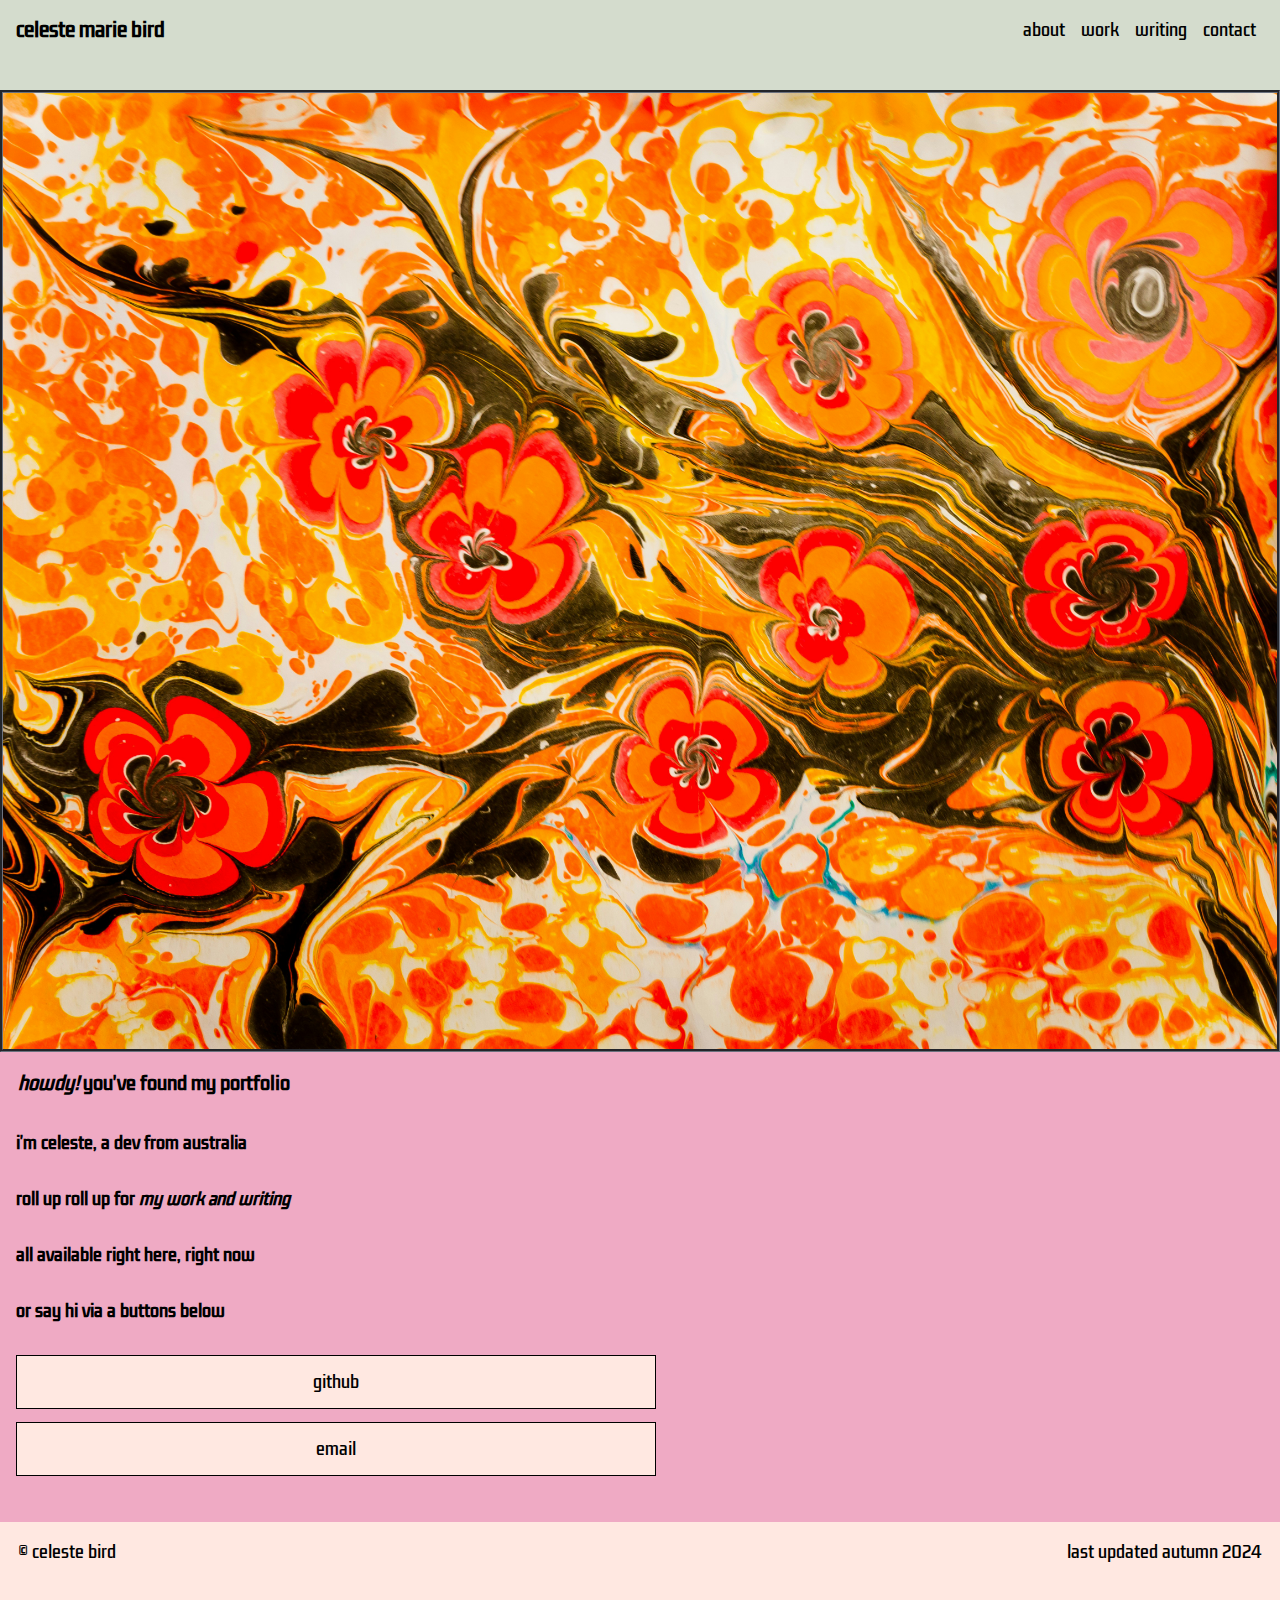
<file: index.html>
<!DOCTYPE html>
<html lang="en">
    <head>
        <meta charset="UTF-8">
        <meta http-equiv="X-UA-Compatible" content="IE=edge">
        <meta name="viewport" content="width=device-width, initial-scale=1.0">
<!-- Stylesheet-->  
        <link rel="stylesheet" href="./style.css">
<!-- Google Fonts -->  
        <link rel="preconnect" href="https://fonts.googleapis.com">
        <link rel="preconnect" href="https://fonts.gstatic.com" crossorigin>
        <link href="https://fonts.googleapis.com/css2?family=Kdam+Thmor+Pro&family=Wavefont:wght@4..1000&display=swap" rel="stylesheet">
<!--Google Icons-->
        <link rel="stylesheet" href="https://fonts.googleapis.com/css2?family=Material+Symbols+Outlined:opsz,wght,FILL,GRAD@20..48,100..700,0..1,-50..200" />
        <link rel="stylesheet" href="https://fonts.googleapis.com/css2?family=Material+Symbols+Outlined:opsz,wght,FILL,GRAD@20..48,100..700,0..1,-50..200" />
<!-- Title -->
        <title> celeste bird's portfolio </title>
    </head>
    <body>
<!-- Header -->
        <header class="header"> 
<!-- Logo -->
            <nav>
                <a href="./index.html" id="logo"> celeste marie bird </a>
<!-- Desktop Navigation -->
                <input type="checkbox" id="add"/>
                <label for="add">
                    <i class="material-symbols-outlined">
                        add </i>
                    </label>
                <ul>
                    <li><a href="./pages/about.html"> about </a></li>
                    <li><a href="./pages/projects.html"> work </a></li>
                    <li><a href="./pages/blog.html"> writing </a></li>
                    <li><a href="./pages/contact.html"> contact</a></li>
                </ul>
            </nav>
        </header>
<!-- Responsive/Mobile Navigation -->
        <div id="plus-icon" on-click="toggleMobileNavigation(this)">
            <span class="material-symbols-outlined">
                add
            </span>
        </div>
<!--Main Section-->
        <main> 
<!--Key Image-->
            <img alt="Photo by Raimond Klavins" src="./assets/raimond-klavins-bSSjxQzrlNA-unsplash.jpg" class="longformImage">
<!--Introduction Section-->
<!--Title-->
        <h1><i>howdy!</i>  you've found my portfolio </h1>
<!--Introduction Text-->
        <h2> i'm celeste, a dev from australia</h2>
        <h2> roll up roll up for <i>my work and writing </i></h2>
        <h2> all available right here, right now </h2>
        <h2> or say hi via a buttons below </h2>
<!-- Call to Action (Buttons) -->
            <section class="calltoaction">
                <form method="get" action="https://github.com/celestemarieb/CelesteB">
                    <button type="submit" class="button"> github </button>
                </form>

                <form method="get" action="mailto:15581@coderacademy.edu.au">
                    <button type="submit" class="button"> email </button>
                </form>
            </section>
        </main>
<!--Footer -->
        <footer> 
            <!--Copyright Statement -->
            <p class="copyright"> &copy; celeste bird </p>  
            <!--Update Statement-->
            <p class= "updateStatement"> last updated autumn 2024 </p>
        </footer>
    </body>
</html>
</file>
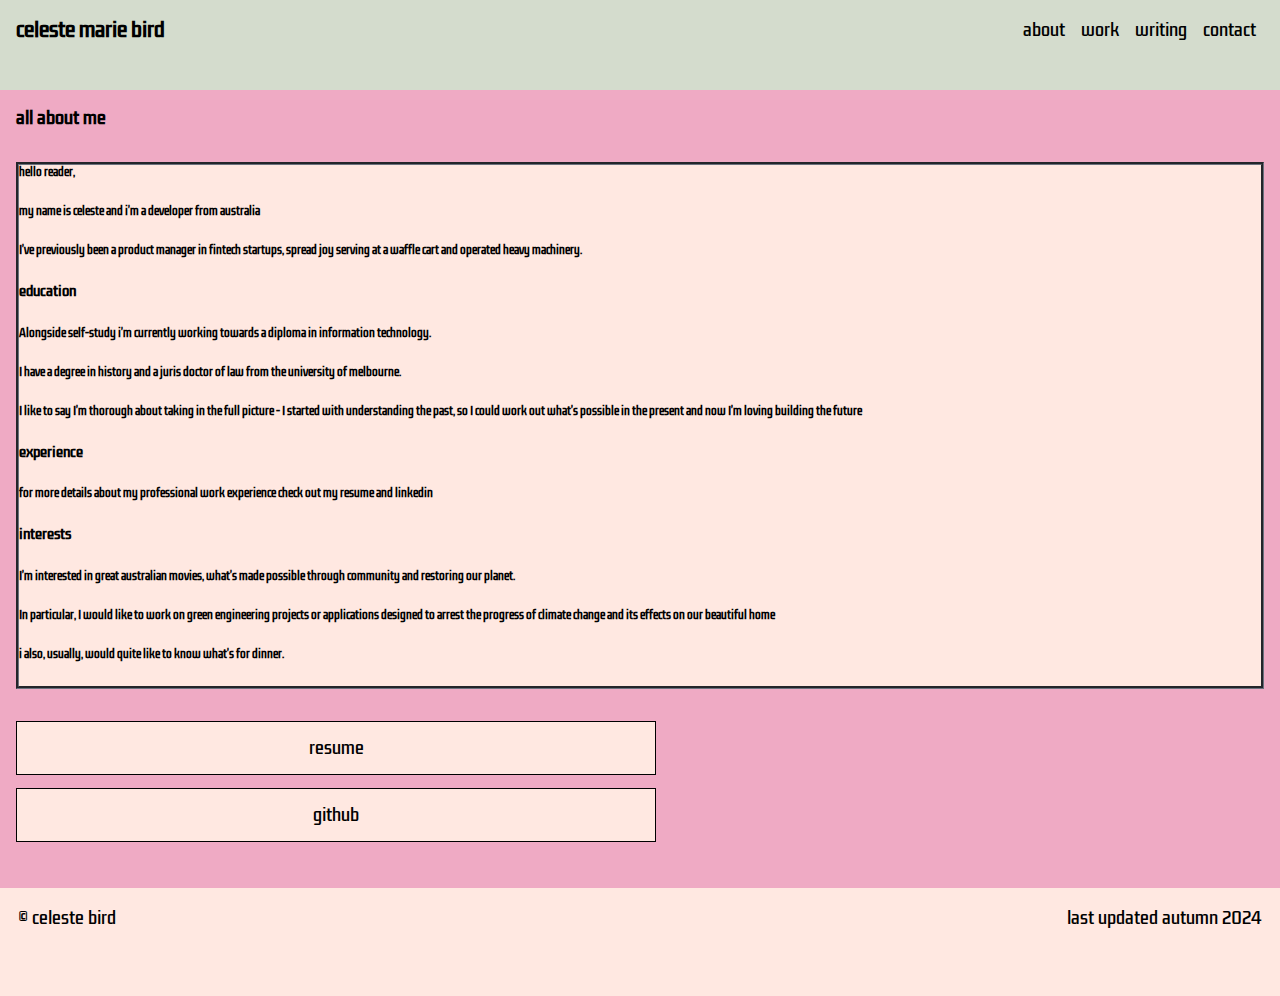
<file: pages/about.html>
<!DOCTYPE html>
<html lang="en">
    <head>
        <meta charset="UTF-8">
        <meta http-equiv="X-UA-Compatible" content="IE=edge">
        <meta name="viewport" content="width=device-width, initial-scale=1.0">
<!-- Stylesheet-->  
        <link rel="stylesheet" href="../style.css">
<!-- Google Fonts -->  
        <link rel="preconnect" href="https://fonts.googleapis.com">
        <link rel="preconnect" href="https://fonts.gstatic.com" crossorigin>
        <link href="https://fonts.googleapis.com/css2?family=Kdam+Thmor+Pro&family=Wavefont:wght@4..1000&display=swap" rel="stylesheet">
<!--Google Icons-->
        <link rel="stylesheet" href="https://fonts.googleapis.com/css2?family=Material+Symbols+Outlined:opsz,wght,FILL,GRAD@20..48,100..700,0..1,-50..200" />
        <link rel="stylesheet" href="https://fonts.googleapis.com/css2?family=Material+Symbols+Outlined:opsz,wght,FILL,GRAD@20..48,100..700,0..1,-50..200" />
<!-- Title -->
        <title> celeste bird's portfolio </title>
    </head>
    <body>
<!-- Header -->
        <header class="header"> 
<!-- Logo -->
            <nav>
                <a href="../index.html" id="logo"> celeste marie bird </a>
<!-- Desktop Navigation -->
                <input type="checkbox" id="add"/>
                <label for="add">
                    <i class="material-symbols-outlined">
                        add </i>
                    </label>
                <ul>
                    <li><a href="about.html"> about </a></li>
                    <li><a href="projects.html"> work </a></li>
                    <li><a href="blog.html"> writing </a></li>
                    <li><a href="contact.html"> contact</a></li>
                </ul>
            </nav>
        </header>
<!-- Responsive/Mobile Navigation -->
        <div id="plus-icon" on-click="toggleMobileNavigation(this)">
            <span class="material-symbols-outlined">
                add
            </span>
        </div>
<!-- Main -->
    <main> 
<!-- Heading -->   
        <h2> all about me </h2>
<!--Overview of Skills, Experience and Interests-->
        <article class="longformText">
        <h4> hello reader,</h4>
        <br>
        <h4> my name is celeste and i'm a developer from australia</h4>
        <br>
        <h4> I've previously been a product manager in fintech startups, spread joy serving at a waffle cart and operated heavy machinery. </h4>
        <br>
        <h3> education </h3>
        <br>
        <h4> Alongside self-study i'm currently working towards a diploma in information technology.</h4>
        <br>
        <h4> I have a degree in history and a juris doctor of law from the university of melbourne.</h4>
        <br>
        <h4> I like to say I'm thorough about taking in the full picture - I started with understanding the past, so I could work out what's possible in the present and now I'm loving building the future</h4>
        <br>
        <h3> experience </h3>
        <br>
        <h4> for more details about my professional work experience check out my resume and linkedin</h4>
        <br>
        <h3> interests </h3>
        <br>
        <h4> I'm interested in great australian movies, what's made possible through community and restoring our planet.</h4>
        <br>
        <h4> In particular, I would like to work on green engineering projects or applications designed to arrest the progress of climate change and its effects on our beautiful home</h4>
        <br>
        <h4> i also, usually, would quite like to know what's for dinner.</h4>
        <br>
    </article>
 
<!-- Call to Action (Buttons) -->
     <section class="calltoaction">

        <form method="get" action="../assets/Resume.pdf">
            <button type="submit" class="button"> resume </button>
        </form>

        <form method="get" action="https://github.com/celestemarieb/CelesteB">
            <button type="submit" class="button"> github </button>
        </form>
    </section>
    </main>
    <!--Footer -->
    <footer> 
        <!--Copyright Statement -->
        <p class="copyright"> &copy; celeste bird </p>  
        <!--Update Statement-->
        <p class= "updateStatement"> last updated autumn 2024 </p>
    </footer>
</body>
</html>
</file>
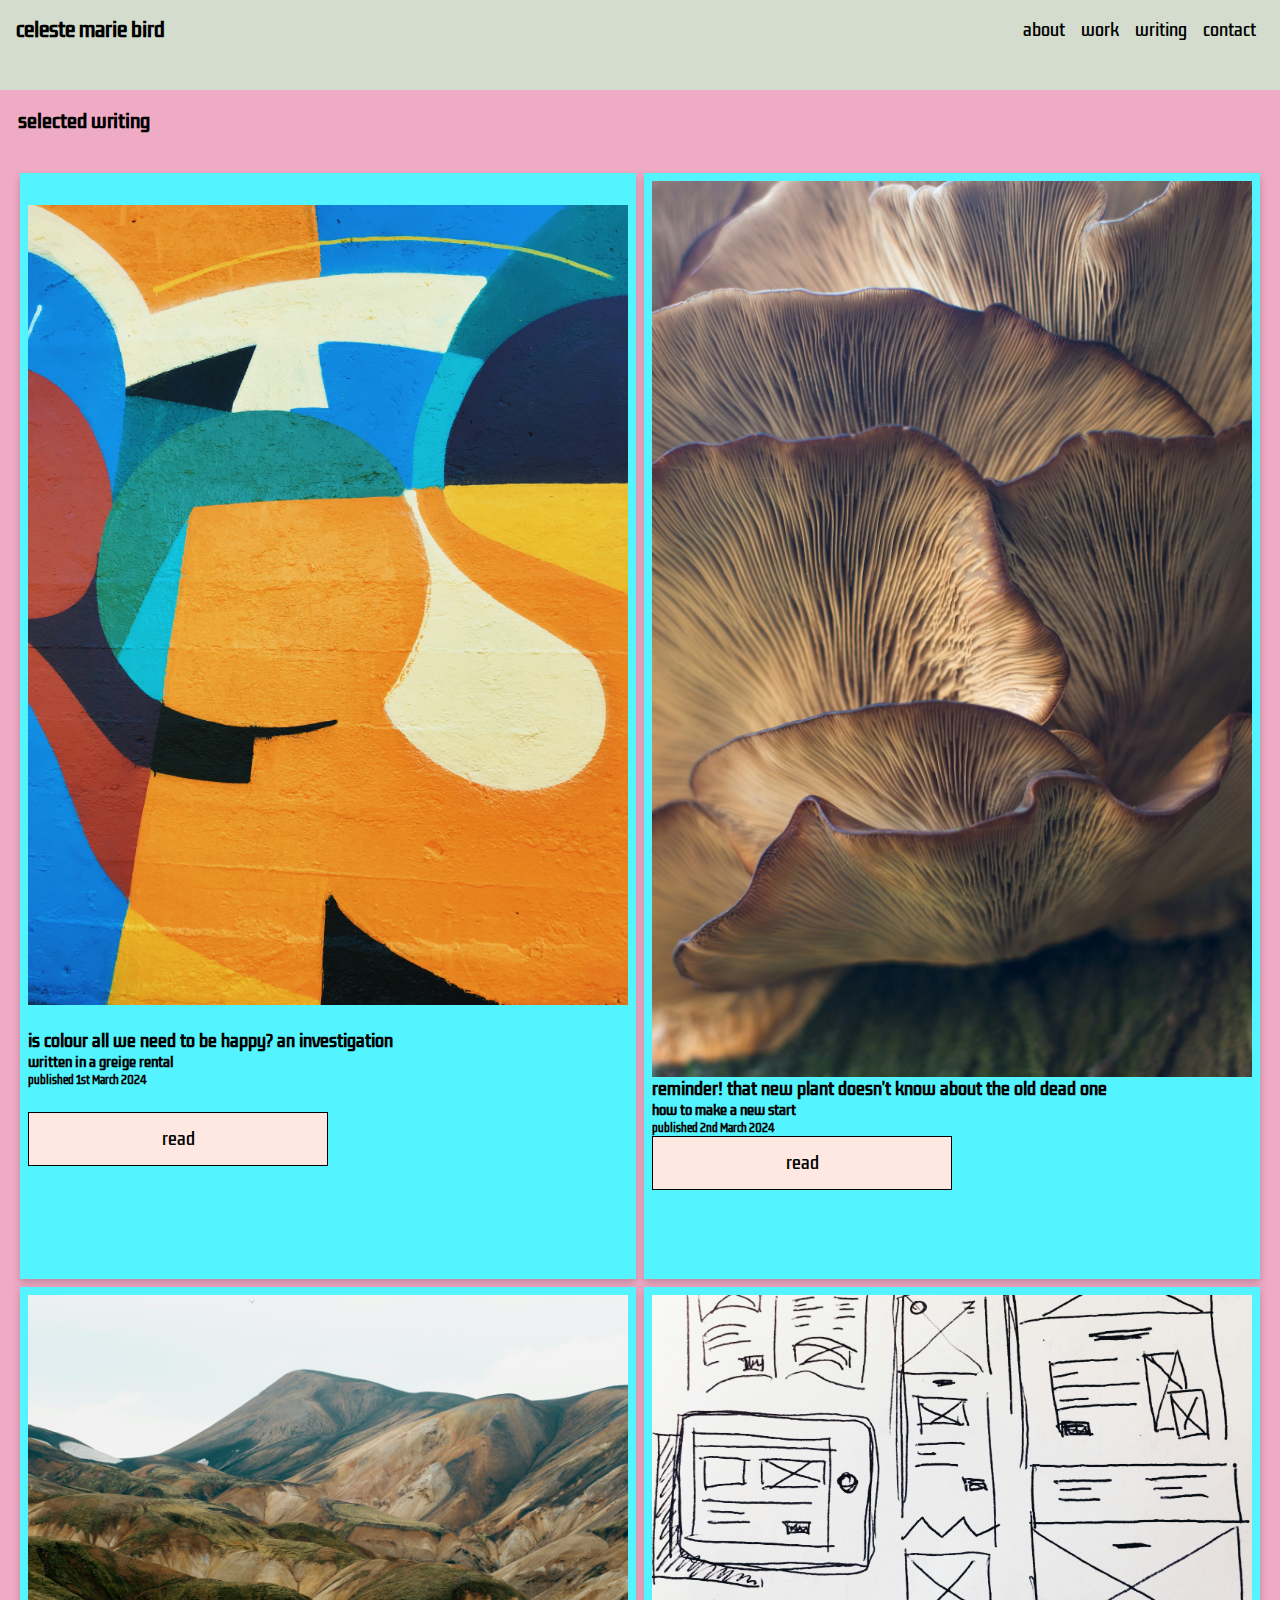
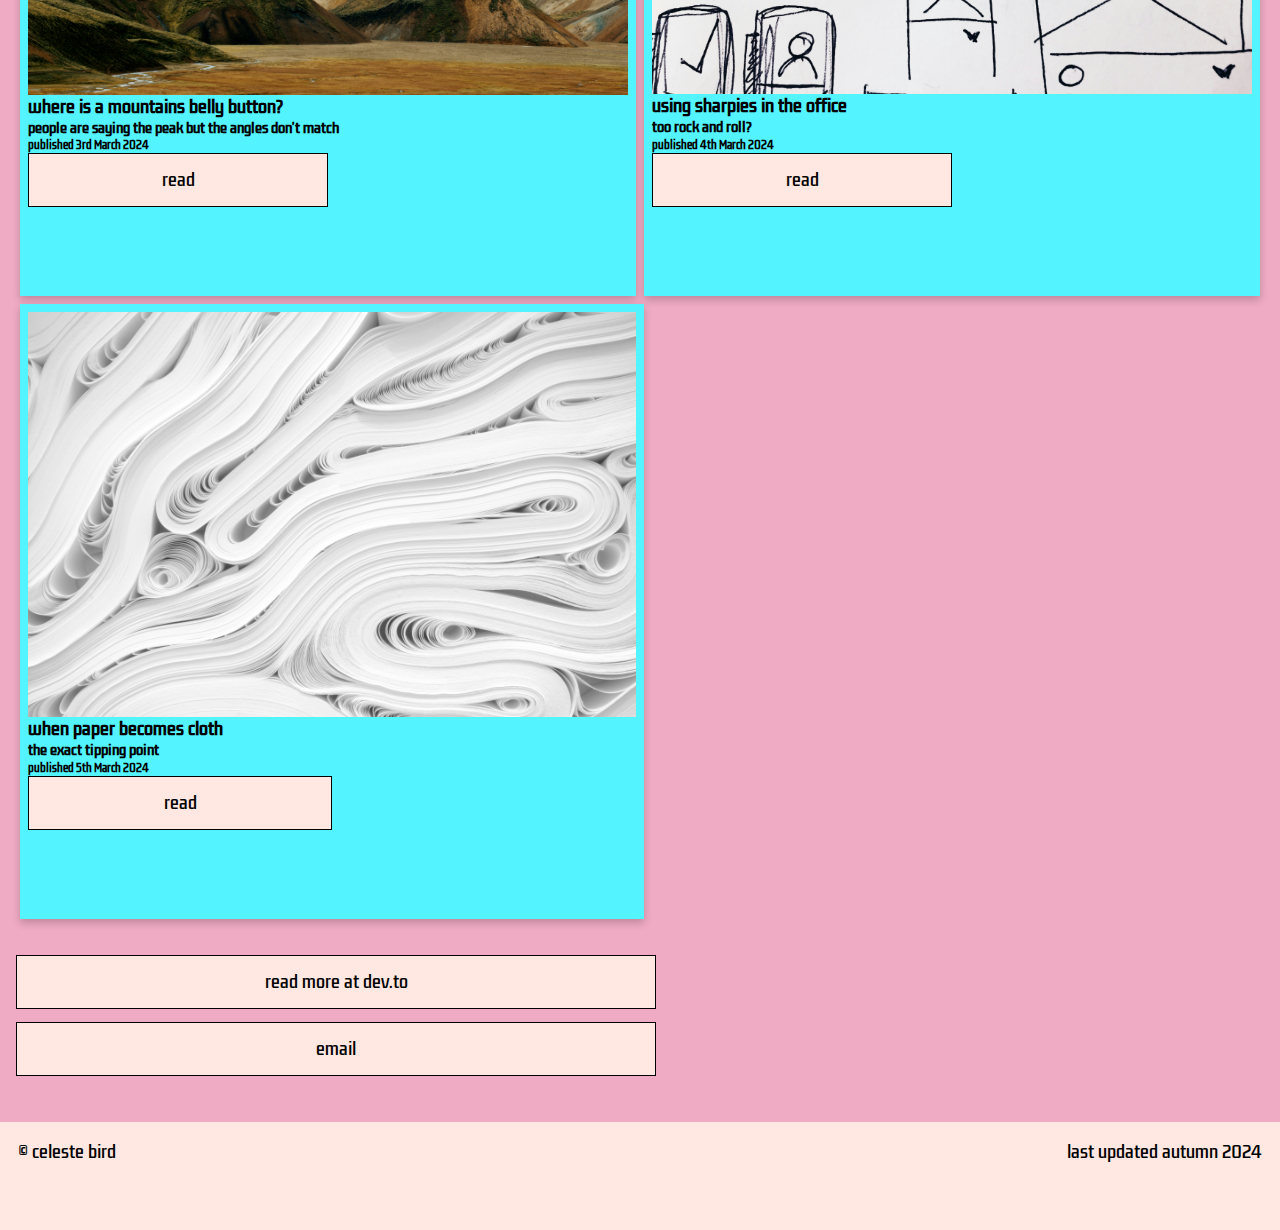
<file: pages/blog.html>
<!DOCTYPE html>
<html lang="en">
    <head>
        <meta charset="UTF-8">
        <meta http-equiv="X-UA-Compatible" content="IE=edge">
        <meta name="viewport" content="width=device-width, initial-scale=1.0">
<!-- Stylesheet-->  
        <link rel="stylesheet" href="../style.css">
        <link rel="stylesheet" href="../blogs.css">
<!-- Google Fonts -->  
        <link rel="preconnect" href="https://fonts.googleapis.com">
        <link rel="preconnect" href="https://fonts.gstatic.com" crossorigin>
        <link href="https://fonts.googleapis.com/css2?family=Kdam+Thmor+Pro&family=Wavefont:wght@4..1000&display=swap" rel="stylesheet">
<!--Google Icons-->
        <link rel="stylesheet" href="https://fonts.googleapis.com/css2?family=Material+Symbols+Outlined:opsz,wght,FILL,GRAD@20..48,100..700,0..1,-50..200" />
        <link rel="stylesheet" href="https://fonts.googleapis.com/css2?family=Material+Symbols+Outlined:opsz,wght,FILL,GRAD@20..48,100..700,0..1,-50..200" />
<!-- Title -->
        <title> celeste bird's portfolio </title>
    </head>
    <body>
<!-- Header -->
        <header class="header"> 
<!-- Logo -->
            <nav>
                <a href="../index.html" id="logo"> celeste marie bird </a>
<!-- Desktop Navigation -->
                <input type="checkbox" id="add"/>
                <label for="add">
                    <i class="material-symbols-outlined">
                        add </i>
                    </label>
                <ul>
                    <li><a href="about.html"> about </a></li>
                    <li><a href="projects.html"> work </a></li>
                    <li><a href="blog.html"> writing </a></li>
                    <li><a href="contact.html"> contact</a></li>
                </ul>
            </nav>
        </header>
<!-- Responsive/Mobile Navigation -->
        <div id="plus-icon" on-click="toggleMobileNavigation(this)">
            <span class="material-symbols-outlined">
                add
            </span>
        </div>
<!-- Main -->
    <main> 
<!-- Title -->
            <h1> selected writing </h1>
<!-- Blog Gallery -->
        <section class="contentRow">
<!--Blog #1 Preview-->
            <article class="articlePreviewCard"> 
                <img alt="Photo by Josep Martin, a photo of colourful street art in Barcelona" src="../assets/josep-martins-nAsdr5DC2Ss-unsplash.jpg" >
                    <div class="articlePreviewText">
                        <h2> is colour all we need to be happy? an investigation </h2>
                        <h3> written in a greige rental</h3>
                        <h4> published 1st March 2024 </h4>
                    </div>
                <section class="calltoaction">
                <form method="get" action="blog01.html">
                    <button type="submit" class="button"> read </button>
                </form>
                </section>
            </article>
<!--Blog #2 Preview-->
<article class="articlePreviewCard"> 
    <img alt="Photo by Damir Omerović , a large grey mushroom" src="../assets/damir-omerovic-UMaGtammiSI-unsplash.jpg" >
        <div class="articlePreviewText">
            <h2> reminder! that new plant doesn't know about the old dead one </h2>
            <h3> how to make a new start </h3>
            <h4> published 2nd March 2024 </h4>
        </div>
    <section class="calltoaction">
    <form method="get" action="blog02.html">
        <button type="submit" class="button"> read </button>
    </form>
    </section>
</article>
<!--Blog #3 Preview-->
<article class="articlePreviewCard"> 
    <img alt="Photo by Jon Flobrant on Unsplash, a view of mountains in Iceland" src="../assets/jon-flobrant-t07FAEn9wAA-unsplash.jpg" >
        <div class="articlePreviewText">
            <h2> where is a mountains belly button? </h2>
            <h3> people are saying the peak but the angles don't match</h3>
            <h4> published 3rd March 2024 </h4>
        </div>
    <section class="calltoaction">
    <form method="get" action="blog03.html">
        <button type="submit" class="button"> read </button>
    </form>
    </section>
</article>
<!--Blog #4 Preview-->
<article class="articlePreviewCard"> 
    <img alt="Photo by Danae Paparis on Unsplash, handdrawn wireframes" src="../assets/danae-paparis-cj6Am4O7YJs-unsplash.jpg">
        <div class="articlePreviewText">
            <h2> using sharpies in the office </h2>
            <h3> too rock and roll? </h3>
            <h4> published 4th March 2024 </h4>
        </div>
    <section class="calltoaction">
    <form method="get" action="blog04.html">
        <button type="submit" class="button"> read </button>
    </form>
    </section>
</article>
<!--Blog #5 Preview-->
<article class="articlePreviewCard"> 
    <img alt="Photo by JJ Ying, white cloth" src="../assets/jj-ying-WmnsGyaFnCQ-unsplash.jpg" >
        <div class="articlePreviewText">
            <h2> when paper becomes cloth </h2>
            <h3> the exact tipping point </h3>
            <h4> published 5th March 2024 </h4>
        </div>
    <section class="calltoaction">
    <form method="get" action="blog05.html">
        <button type="submit" class="button"> read </button>
    </form>
    </section>
</article>
<!--End Blog Gallery-->
        </section>
<!-- Call to Action (Buttons) -->
<section class="calltoaction">
    <form method="get" action="https://dev.to/celestemarieb">
        <button type="submit" class="button"> read more at dev.to </button>
    </form>
    <form method="get" action="mailto:15581@coderacademy.edu.au">
        <button type="submit" class="button"> email </button>
    </form>
</section>
</main>
<!--Footer -->
    <footer> 
<!--Copyright Statement -->
        <p class="copyright"> &copy; celeste bird </p>  
<!--Update Statement-->
        <p class= "updateStatement"> last updated autumn 2024 </p>
    </footer>
</body>
</html>
</file>
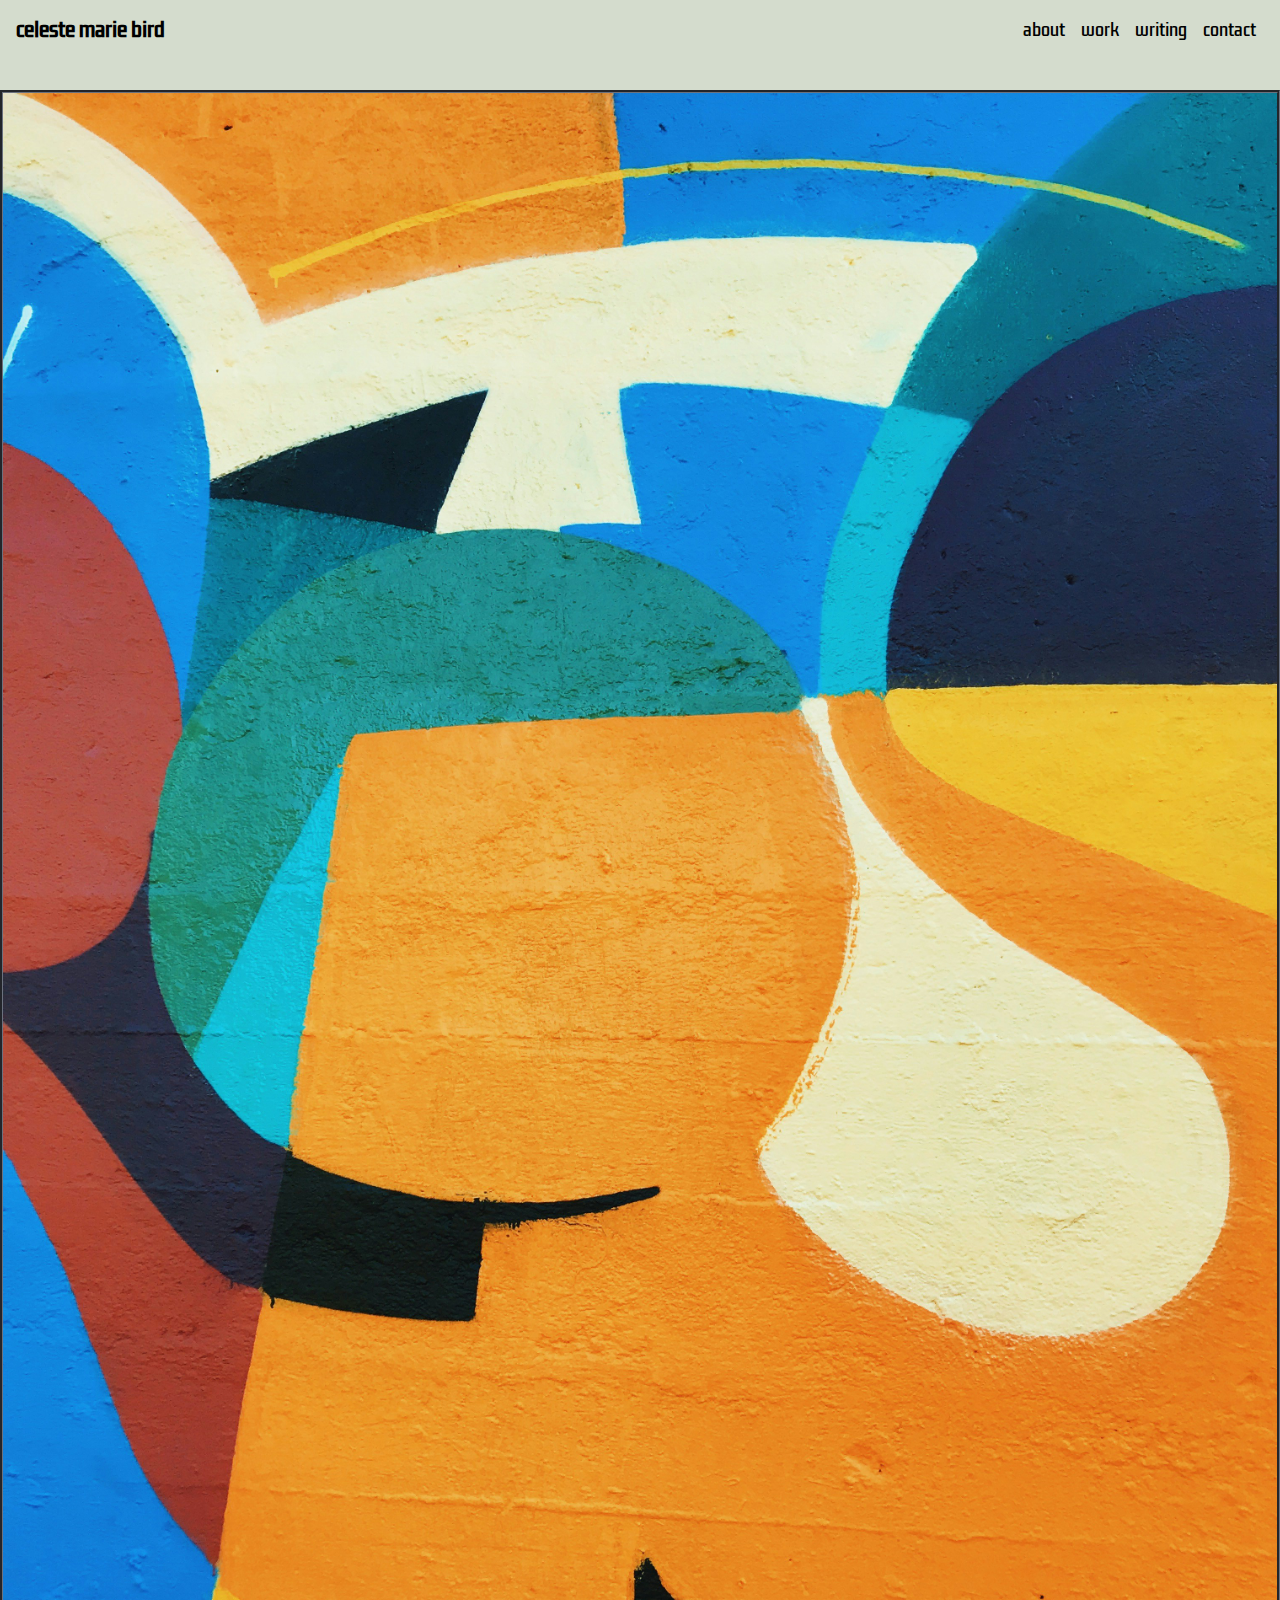
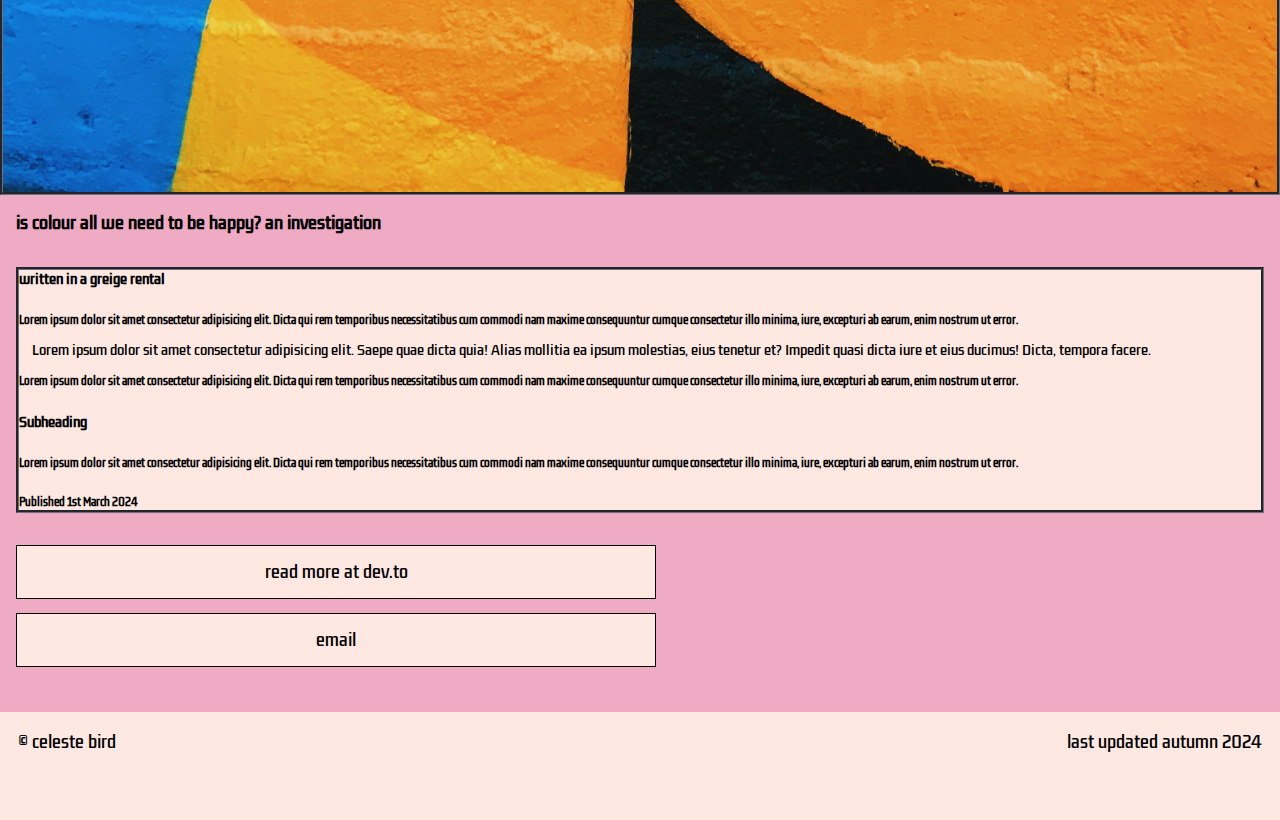
<file: pages/blog01.html>
<!DOCTYPE html>
<html lang="en">
    <head>
        <meta charset="UTF-8">
        <meta http-equiv="X-UA-Compatible" content="IE=edge">
        <meta name="viewport" content="width=device-width, initial-scale=1.0">
<!-- Stylesheet-->  
        <link rel="stylesheet" href="../style.css">
<!-- Google Fonts -->  
        <link rel="preconnect" href="https://fonts.googleapis.com">
        <link rel="preconnect" href="https://fonts.gstatic.com" crossorigin>
        <link href="https://fonts.googleapis.com/css2?family=Kdam+Thmor+Pro&family=Wavefont:wght@4..1000&display=swap" rel="stylesheet">
<!--Google Icons-->
        <link rel="stylesheet" href="https://fonts.googleapis.com/css2?family=Material+Symbols+Outlined:opsz,wght,FILL,GRAD@20..48,100..700,0..1,-50..200" />
        <link rel="stylesheet" href="https://fonts.googleapis.com/css2?family=Material+Symbols+Outlined:opsz,wght,FILL,GRAD@20..48,100..700,0..1,-50..200" />
<!-- Title -->
        <title> celeste bird's portfolio </title>
    </head>
    <body>
<!-- Header -->
        <header class="header"> 
<!-- Logo -->
            <nav>
                <a href="../index.html" id="logo"> celeste marie bird </a>
<!-- Desktop Navigation -->
                <input type="checkbox" id="add"/>
                <label for="add">
                    <i class="material-symbols-outlined">
                        add </i>
                    </label>
                <ul>
                    <li><a href="about.html"> about </a></li>
                    <li><a href="projects.html"> work </a></li>
                    <li><a href="blog.html"> writing </a></li>
                    <li><a href="contact.html"> contact</a></li>
                </ul>
            </nav>
        </header>
<!-- Responsive/Mobile Navigation -->
        <div id="plus-icon" on-click="toggleMobileNavigation(this)">
            <span class="material-symbols-outlined">
                add
            </span>
        </div>
<!-- Main -->
    <main> 
        <img alt="Photo by Josep Martins, a photo of colourful street art in Barcelona" src="../assets/josep-martins-nAsdr5DC2Ss-unsplash.jpg" class="longformImage">
        <h2> is colour all we need to be happy? an investigation </h2> 
        <article class="longformText">
        <h3> written in a greige rental </h3>
        <br>
        <h4> Lorem ipsum dolor sit amet consectetur adipisicing elit. Dicta qui rem temporibus necessitatibus cum commodi nam maxime consequuntur cumque consectetur illo minima, iure, excepturi ab earum, enim nostrum ut error.</h4>

        <blockquote>Lorem ipsum dolor sit amet consectetur adipisicing elit. Saepe quae dicta quia! Alias mollitia ea ipsum molestias, eius tenetur et? Impedit quasi dicta iure et eius ducimus! Dicta, tempora facere.</blockquote>

        <h4> Lorem ipsum dolor sit amet consectetur adipisicing elit. Dicta qui rem temporibus necessitatibus cum commodi nam maxime consequuntur cumque consectetur illo minima, iure, excepturi ab earum, enim nostrum ut error.</h4>
        <br>
        <h3> Subheading </h3>
        <br>
        <h4> Lorem ipsum dolor sit amet consectetur adipisicing elit. Dicta qui rem temporibus necessitatibus cum commodi nam maxime consequuntur cumque consectetur illo minima, iure, excepturi ab earum, enim nostrum ut error.</h4>
        <br>
        <h4> Published 1st March 2024 </h4>
        </article>
<!-- Call to Action (Buttons) -->
<section class="calltoaction">
    <form method="get" action="https://dev.to/celestemarieb">
        <button type="submit" class="button"> read more at dev.to </button>
    </form>
    <form method="get" action="mailto:15581@coderacademy.edu.au">
        <button type="submit" class="button"> email </button>
    </form>
</section>
    </main>
    <!--Footer -->
    <footer> 
        <!--Copyright Statement -->
        <p class="copyright"> &copy; celeste bird </p>  
        <!--Update Statement-->
        <p class= "updateStatement"> last updated autumn 2024 </p>
    </footer>
</body>
</html>
</file>
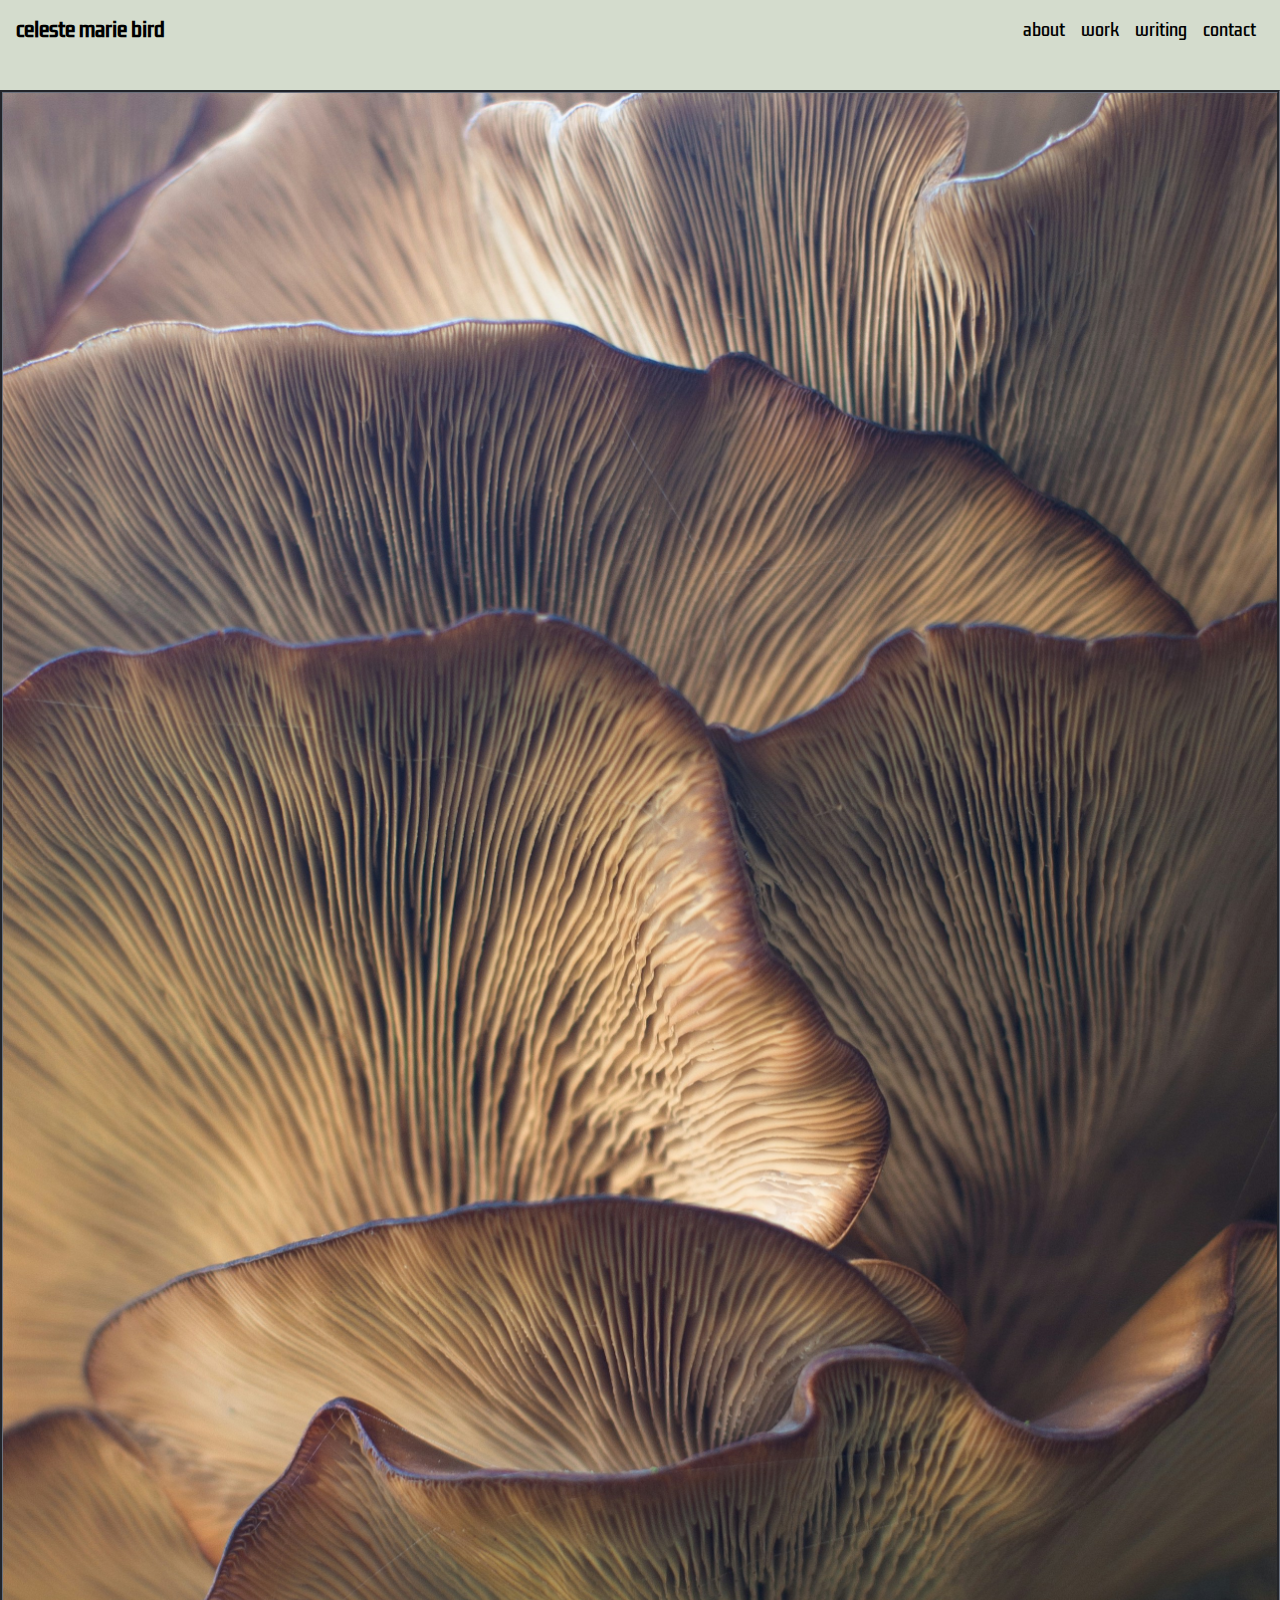
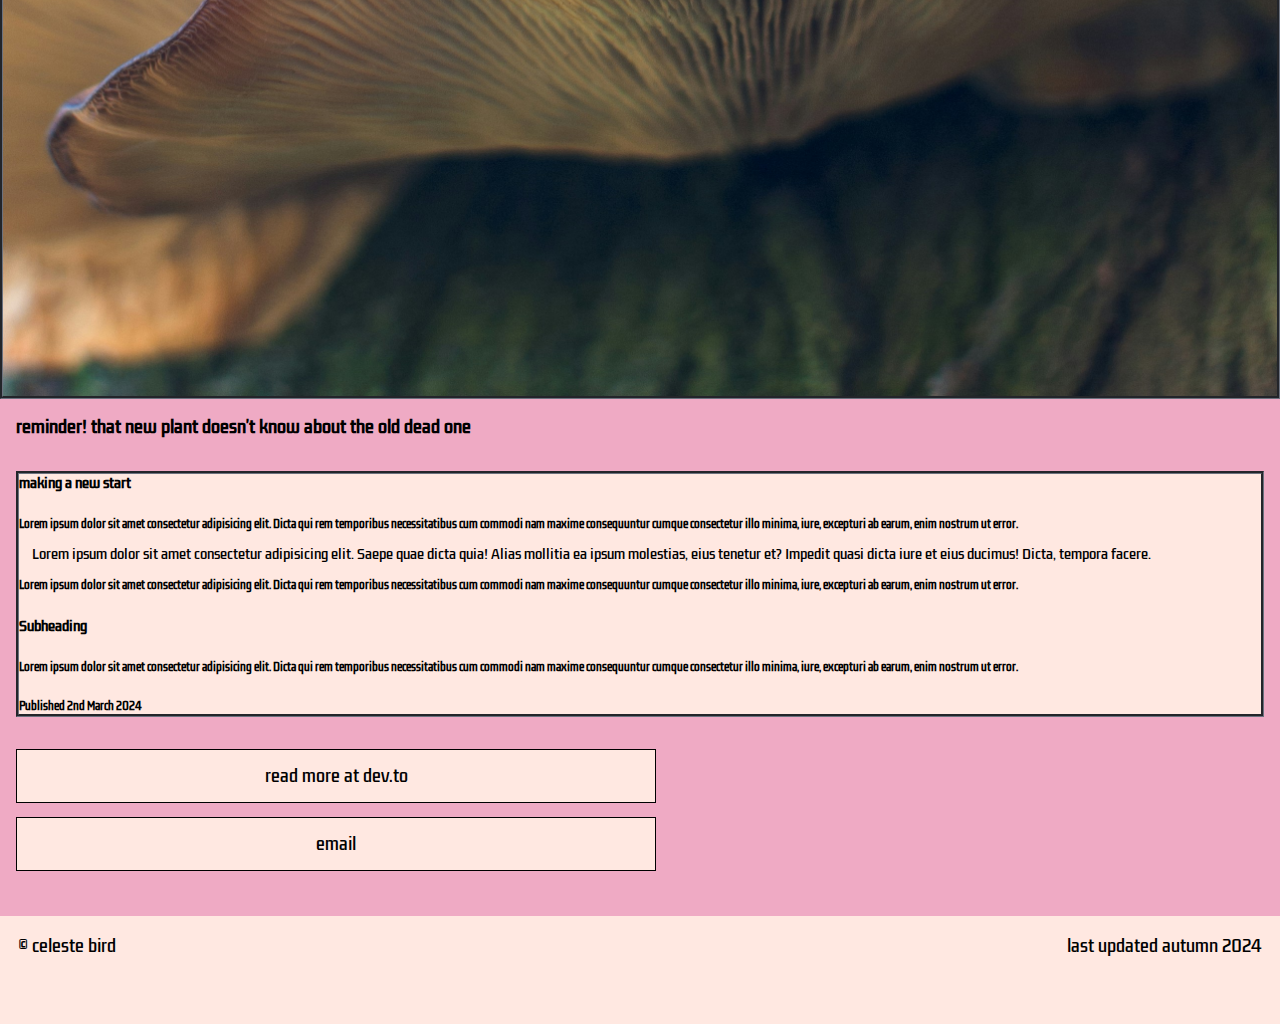
<file: pages/blog02.html>
<!DOCTYPE html>
<html lang="en">
    <head>
        <meta charset="UTF-8">
        <meta http-equiv="X-UA-Compatible" content="IE=edge">
        <meta name="viewport" content="width=device-width, initial-scale=1.0">
<!-- Stylesheet-->  
        <link rel="stylesheet" href="../style.css">
<!-- Google Fonts -->  
        <link rel="preconnect" href="https://fonts.googleapis.com">
        <link rel="preconnect" href="https://fonts.gstatic.com" crossorigin>
        <link href="https://fonts.googleapis.com/css2?family=Kdam+Thmor+Pro&family=Wavefont:wght@4..1000&display=swap" rel="stylesheet">
<!--Google Icons-->
        <link rel="stylesheet" href="https://fonts.googleapis.com/css2?family=Material+Symbols+Outlined:opsz,wght,FILL,GRAD@20..48,100..700,0..1,-50..200" />
        <link rel="stylesheet" href="https://fonts.googleapis.com/css2?family=Material+Symbols+Outlined:opsz,wght,FILL,GRAD@20..48,100..700,0..1,-50..200" />
<!-- Title -->
        <title> celeste bird's portfolio </title>
    </head>
    <body>
<!-- Header -->
        <header class="header"> 
<!-- Logo -->
            <nav>
                <a href="../index.html" id="logo"> celeste marie bird </a>
<!-- Desktop Navigation -->
                <input type="checkbox" id="add"/>
                <label for="add">
                    <i class="material-symbols-outlined">
                        add </i>
                    </label>
                <ul>
                    <li><a href="about.html"> about </a></li>
                    <li><a href="projects.html"> work </a></li>
                    <li><a href="blog.html"> writing </a></li>
                    <li><a href="contact.html"> contact</a></li>
                </ul>
            </nav>
        </header>
<!-- Responsive/Mobile Navigation -->
        <div id="plus-icon" on-click="toggleMobileNavigation(this)">
            <span class="material-symbols-outlined">
                add
            </span>
        </div>
<!-- Main -->
    <main> 
        <img alt="Photo by Damir Omerović , a large grey mushroom" src="../assets/damir-omerovic-UMaGtammiSI-unsplash.jpg" class="longformImage">
        <h2> reminder! that new plant doesn't know about the old dead one </h2> 
        <article class="longformText">
        <h3> making a new start </h3>
        <br>
        <h4> Lorem ipsum dolor sit amet consectetur adipisicing elit. Dicta qui rem temporibus necessitatibus cum commodi nam maxime consequuntur cumque consectetur illo minima, iure, excepturi ab earum, enim nostrum ut error.</h4>

        <blockquote>Lorem ipsum dolor sit amet consectetur adipisicing elit. Saepe quae dicta quia! Alias mollitia ea ipsum molestias, eius tenetur et? Impedit quasi dicta iure et eius ducimus! Dicta, tempora facere.</blockquote>

        <h4> Lorem ipsum dolor sit amet consectetur adipisicing elit. Dicta qui rem temporibus necessitatibus cum commodi nam maxime consequuntur cumque consectetur illo minima, iure, excepturi ab earum, enim nostrum ut error.</h4>
        <br>
        <h3> Subheading </h3>
        <br>
        <h4> Lorem ipsum dolor sit amet consectetur adipisicing elit. Dicta qui rem temporibus necessitatibus cum commodi nam maxime consequuntur cumque consectetur illo minima, iure, excepturi ab earum, enim nostrum ut error.</h4>
        <br>
        <h4> Published 2nd March 2024 </h4>
        </article>
<!-- Call to Action (Buttons) -->
<section class="calltoaction">
    <form method="get" action="https://dev.to/celestemarieb">
        <button type="submit" class="button"> read more at dev.to </button>
    </form>
    <form method="get" action="mailto:15581@coderacademy.edu.au">
        <button type="submit" class="button"> email </button>
    </form>
</section>
    </main>
    <!--Footer -->
    <footer> 
        <!--Copyright Statement -->
        <p class="copyright"> &copy; celeste bird </p>  
        <!--Update Statement-->
        <p class= "updateStatement"> last updated autumn 2024 </p>
    </footer>
</body>
</html>
</file>
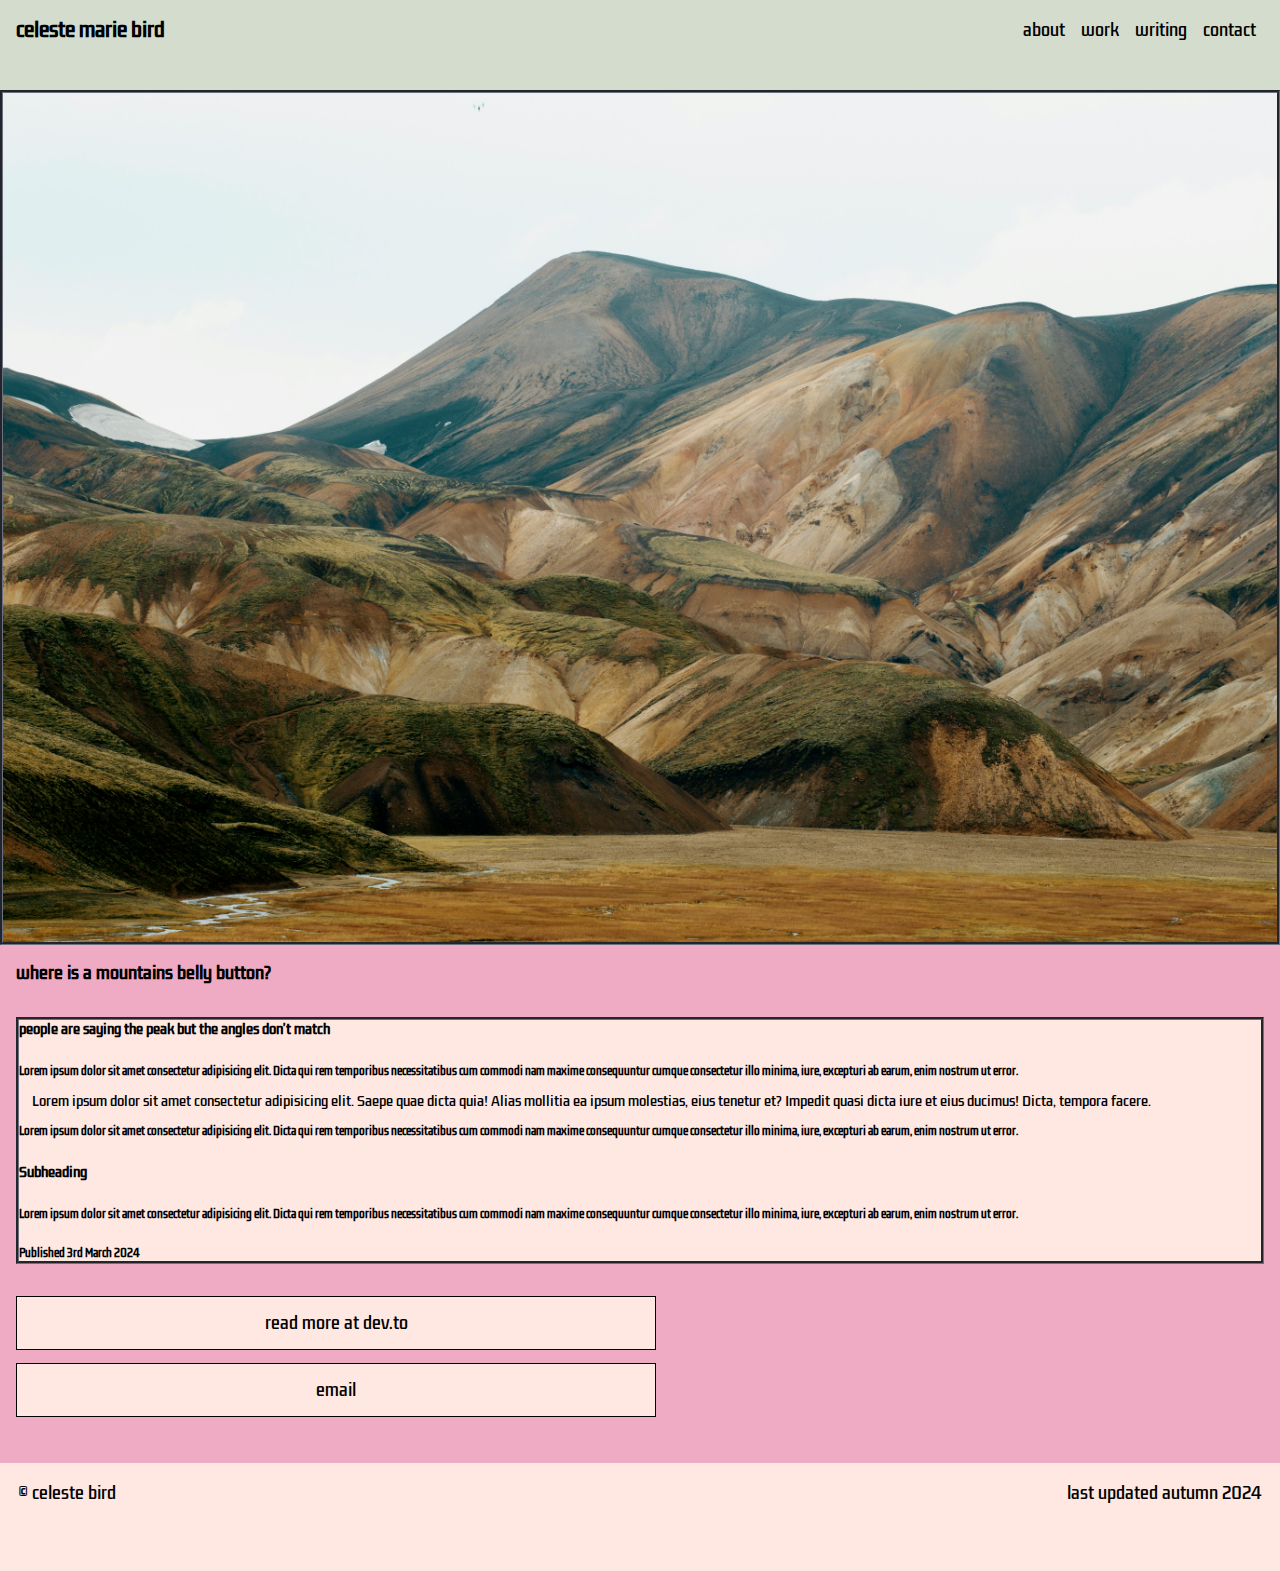
<file: pages/blog03.html>
<!DOCTYPE html>
<html lang="en">
    <head>
        <meta charset="UTF-8">
        <meta http-equiv="X-UA-Compatible" content="IE=edge">
        <meta name="viewport" content="width=device-width, initial-scale=1.0">
<!-- Stylesheet-->  
        <link rel="stylesheet" href="../style.css">
<!-- Google Fonts -->  
        <link rel="preconnect" href="https://fonts.googleapis.com">
        <link rel="preconnect" href="https://fonts.gstatic.com" crossorigin>
        <link href="https://fonts.googleapis.com/css2?family=Kdam+Thmor+Pro&family=Wavefont:wght@4..1000&display=swap" rel="stylesheet">
<!--Google Icons-->
        <link rel="stylesheet" href="https://fonts.googleapis.com/css2?family=Material+Symbols+Outlined:opsz,wght,FILL,GRAD@20..48,100..700,0..1,-50..200" />
        <link rel="stylesheet" href="https://fonts.googleapis.com/css2?family=Material+Symbols+Outlined:opsz,wght,FILL,GRAD@20..48,100..700,0..1,-50..200" />
<!-- Title -->
        <title> celeste bird's portfolio </title>
    </head>
    <body>
<!-- Header -->
        <header class="header"> 
<!-- Logo -->
            <nav>
                <a href="../index.html" id="logo"> celeste marie bird </a>
<!-- Desktop Navigation -->
                <input type="checkbox" id="add"/>
                <label for="add">
                    <i class="material-symbols-outlined">
                        add </i>
                    </label>
                <ul>
                    <li><a href="about.html"> about </a></li>
                    <li><a href="projects.html"> work </a></li>
                    <li><a href="blog.html"> writing </a></li>
                    <li><a href="contact.html"> contact</a></li>
                </ul>
            </nav>
        </header>
<!-- Responsive/Mobile Navigation -->
        <div id="plus-icon" on-click="toggleMobileNavigation(this)">
            <span class="material-symbols-outlined">
                add
            </span>
        </div>
<!-- Main -->
    <main> 
        <img alt="Photo by Jon Flobrant on Unsplash, a view of mountains in Iceland" src="../assets/jon-flobrant-t07FAEn9wAA-unsplash.jpg" class="longformImage">
        <h2> where is a mountains belly button?  </h2> 
        <article class="longformText">
        <h3> people are saying the peak but the angles don't match </h3>
        <br>
        <h4> Lorem ipsum dolor sit amet consectetur adipisicing elit. Dicta qui rem temporibus necessitatibus cum commodi nam maxime consequuntur cumque consectetur illo minima, iure, excepturi ab earum, enim nostrum ut error.</h4>

        <blockquote>Lorem ipsum dolor sit amet consectetur adipisicing elit. Saepe quae dicta quia! Alias mollitia ea ipsum molestias, eius tenetur et? Impedit quasi dicta iure et eius ducimus! Dicta, tempora facere.</blockquote>

        <h4> Lorem ipsum dolor sit amet consectetur adipisicing elit. Dicta qui rem temporibus necessitatibus cum commodi nam maxime consequuntur cumque consectetur illo minima, iure, excepturi ab earum, enim nostrum ut error.</h4>
        <br>
        <h3> Subheading </h3>
        <br>
        <h4> Lorem ipsum dolor sit amet consectetur adipisicing elit. Dicta qui rem temporibus necessitatibus cum commodi nam maxime consequuntur cumque consectetur illo minima, iure, excepturi ab earum, enim nostrum ut error.</h4>
        <br>
        <h4> Published 3rd March 2024 </h4>
        </article>
<!-- Call to Action (Buttons) -->
<section class="calltoaction">
    <form method="get" action="https://dev.to/celestemarieb">
        <button type="submit" class="button"> read more at dev.to </button>
    </form>
    <form method="get" action="mailto:15581@coderacademy.edu.au">
        <button type="submit" class="button"> email </button>
    </form>
</section>
    </main>
    <!--Footer -->
    <footer> 
        <!--Copyright Statement -->
        <p class="copyright"> &copy; celeste bird </p>  
        <!--Update Statement-->
        <p class= "updateStatement"> last updated autumn 2024 </p>
    </footer>
</body>
</html>
</file>
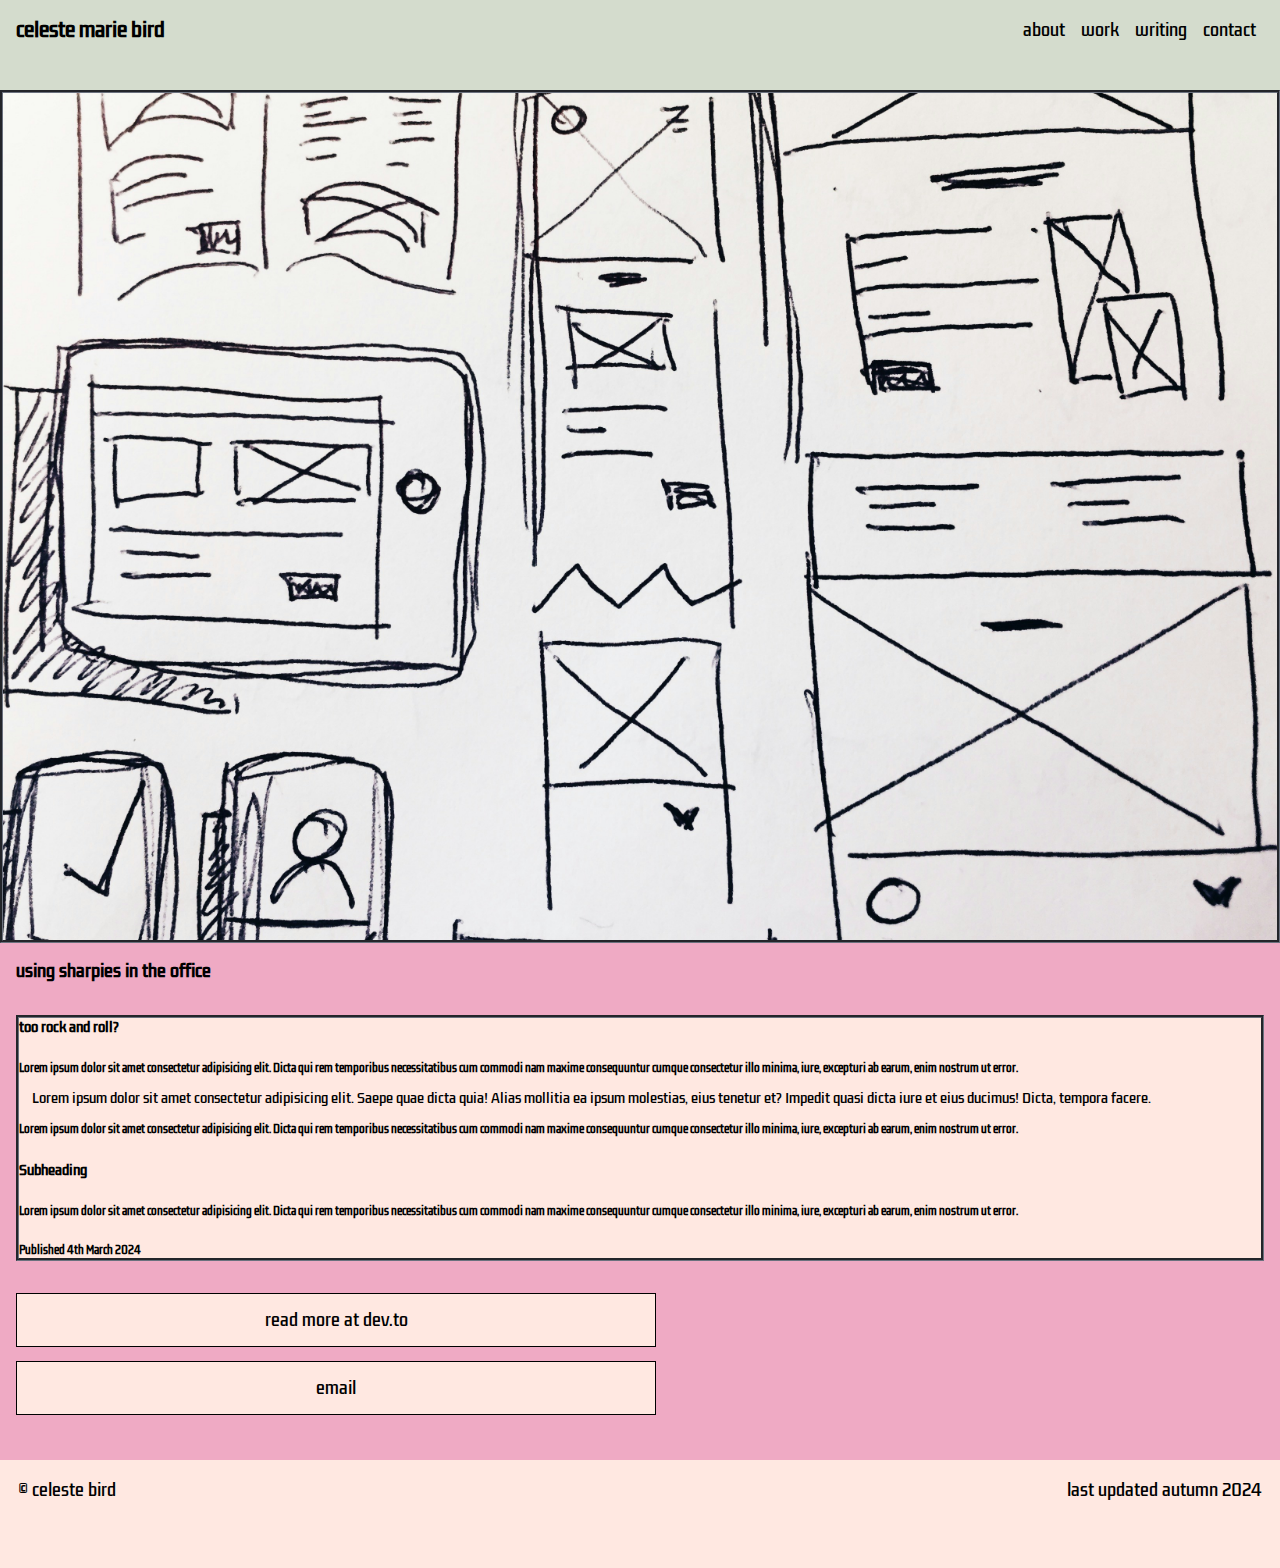
<file: pages/blog04.html>
<!DOCTYPE html>
<html lang="en">
    <head>
        <meta charset="UTF-8">
        <meta http-equiv="X-UA-Compatible" content="IE=edge">
        <meta name="viewport" content="width=device-width, initial-scale=1.0">
<!-- Stylesheet-->  
        <link rel="stylesheet" href="../style.css">
<!-- Google Fonts -->  
        <link rel="preconnect" href="https://fonts.googleapis.com">
        <link rel="preconnect" href="https://fonts.gstatic.com" crossorigin>
        <link href="https://fonts.googleapis.com/css2?family=Kdam+Thmor+Pro&family=Wavefont:wght@4..1000&display=swap" rel="stylesheet">
<!--Google Icons-->
        <link rel="stylesheet" href="https://fonts.googleapis.com/css2?family=Material+Symbols+Outlined:opsz,wght,FILL,GRAD@20..48,100..700,0..1,-50..200" />
        <link rel="stylesheet" href="https://fonts.googleapis.com/css2?family=Material+Symbols+Outlined:opsz,wght,FILL,GRAD@20..48,100..700,0..1,-50..200" />
<!-- Title -->
        <title> celeste bird's portfolio </title>
    </head>
    <body>
<!-- Header -->
        <header class="header"> 
<!-- Logo -->
            <nav>
                <a href="../index.html" id="logo"> celeste marie bird </a>
<!-- Desktop Navigation -->
                <input type="checkbox" id="add"/>
                <label for="add">
                    <i class="material-symbols-outlined">
                        add </i>
                    </label>
                <ul>
                    <li><a href="about.html"> about </a></li>
                    <li><a href="projects.html"> work </a></li>
                    <li><a href="blog.html"> writing </a></li>
                    <li><a href="contact.html"> contact</a></li>
                </ul>
            </nav>
        </header>
<!-- Responsive/Mobile Navigation -->
        <div id="plus-icon" on-click="toggleMobileNavigation(this)">
            <span class="material-symbols-outlined">
                add
            </span>
        </div>
<!-- Main -->
    <main> 
        <img alt="Photo by Danae Paparis on Unsplash, handdrawn wireframes" src="../assets/danae-paparis-cj6Am4O7YJs-unsplash.jpg" class="longformImage">
        <h2> using sharpies in the office </h2> 
        <article class="longformText">
        <h3> too rock and roll? </h3>
        <br>
        <h4> Lorem ipsum dolor sit amet consectetur adipisicing elit. Dicta qui rem temporibus necessitatibus cum commodi nam maxime consequuntur cumque consectetur illo minima, iure, excepturi ab earum, enim nostrum ut error.</h4>

        <blockquote>Lorem ipsum dolor sit amet consectetur adipisicing elit. Saepe quae dicta quia! Alias mollitia ea ipsum molestias, eius tenetur et? Impedit quasi dicta iure et eius ducimus! Dicta, tempora facere.</blockquote>

        <h4> Lorem ipsum dolor sit amet consectetur adipisicing elit. Dicta qui rem temporibus necessitatibus cum commodi nam maxime consequuntur cumque consectetur illo minima, iure, excepturi ab earum, enim nostrum ut error.</h4>
        <br>
        <h3> Subheading </h3>
        <br>
        <h4> Lorem ipsum dolor sit amet consectetur adipisicing elit. Dicta qui rem temporibus necessitatibus cum commodi nam maxime consequuntur cumque consectetur illo minima, iure, excepturi ab earum, enim nostrum ut error.</h4>
        <br>
        <h4> Published 4th March 2024 </h4>
        </article>
<!-- Call to Action (Buttons) -->
<section class="calltoaction">
    <form method="get" action="https://dev.to/celestemarieb">
        <button type="submit" class="button"> read more at dev.to </button>
    </form>
    <form method="get" action="mailto:15581@coderacademy.edu.au">
        <button type="submit" class="button"> email </button>
    </form>
</section>
    </main>
    <!--Footer -->
    <footer> 
        <!--Copyright Statement -->
        <p class="copyright"> &copy; celeste bird </p>  
        <!--Update Statement-->
        <p class= "updateStatement"> last updated autumn 2024 </p>
    </footer>
</body>
</html>
</file>
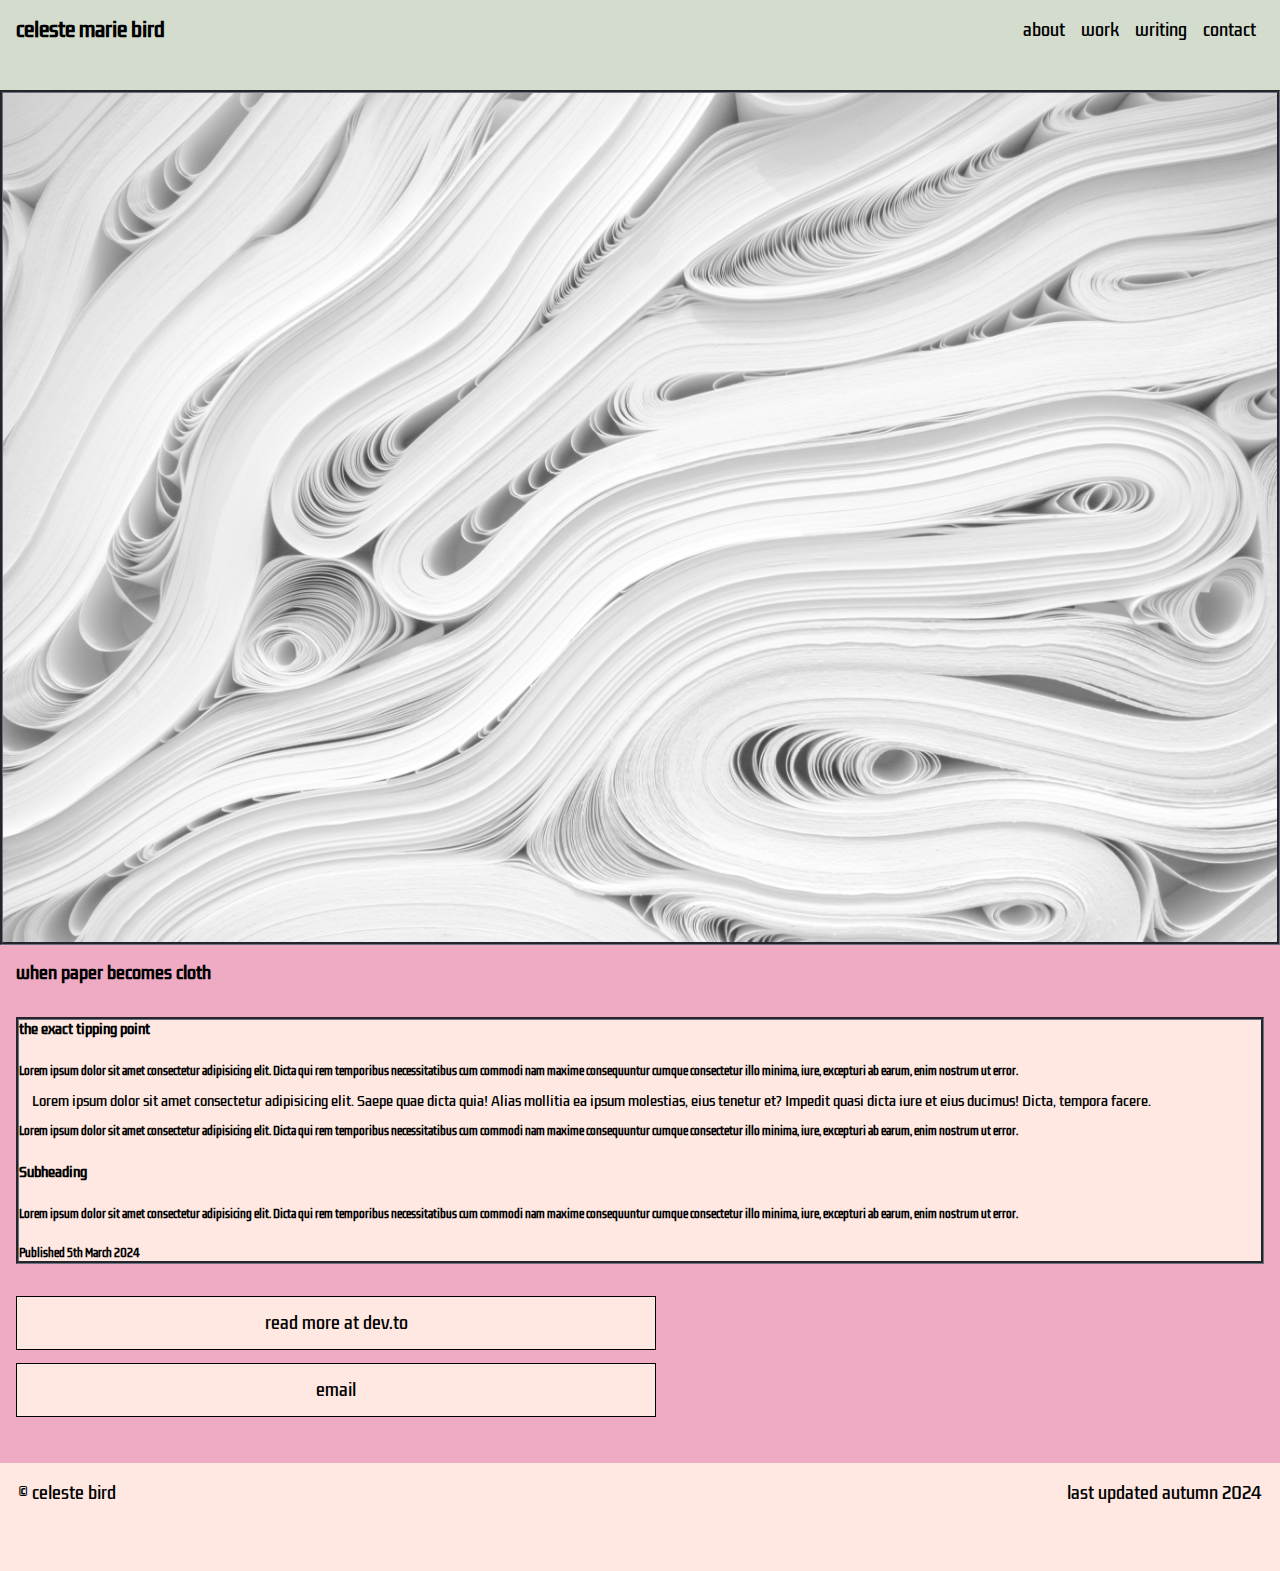
<file: pages/blog05.html>
<!DOCTYPE html>
<html lang="en">
    <head>
        <meta charset="UTF-8">
        <meta http-equiv="X-UA-Compatible" content="IE=edge">
        <meta name="viewport" content="width=device-width, initial-scale=1.0">
<!-- Stylesheet-->  
        <link rel="stylesheet" href="../style.css">
<!-- Google Fonts -->  
        <link rel="preconnect" href="https://fonts.googleapis.com">
        <link rel="preconnect" href="https://fonts.gstatic.com" crossorigin>
        <link href="https://fonts.googleapis.com/css2?family=Kdam+Thmor+Pro&family=Wavefont:wght@4..1000&display=swap" rel="stylesheet">
<!--Google Icons-->
        <link rel="stylesheet" href="https://fonts.googleapis.com/css2?family=Material+Symbols+Outlined:opsz,wght,FILL,GRAD@20..48,100..700,0..1,-50..200" />
        <link rel="stylesheet" href="https://fonts.googleapis.com/css2?family=Material+Symbols+Outlined:opsz,wght,FILL,GRAD@20..48,100..700,0..1,-50..200" />
<!-- Title -->
        <title> celeste bird's portfolio </title>
    </head>
    <body>
<!-- Header -->
        <header class="header"> 
<!-- Logo -->
            <nav>
                <a href="../index.html" id="logo"> celeste marie bird </a>
<!-- Desktop Navigation -->
                <input type="checkbox" id="add"/>
                <label for="add">
                    <i class="material-symbols-outlined">
                        add </i>
                    </label>
                <ul>
                    <li><a href="about.html"> about </a></li>
                    <li><a href="projects.html"> work </a></li>
                    <li><a href="blog.html"> writing </a></li>
                    <li><a href="contact.html"> contact</a></li>
                </ul>
            </nav>
        </header>
<!-- Responsive/Mobile Navigation -->
        <div id="plus-icon" on-click="toggleMobileNavigation(this)">
            <span class="material-symbols-outlined">
                add
            </span>
        </div>
<!-- Main -->
    <main> 
        <img alt="Photo by JJ Ying, white cloth" src="../assets/jj-ying-WmnsGyaFnCQ-unsplash.jpg" class="longformImage">
        <h2> when paper becomes cloth </h2> 
        <article class="longformText">
        <h3> the exact tipping point </h3>
        <br>
        <h4> Lorem ipsum dolor sit amet consectetur adipisicing elit. Dicta qui rem temporibus necessitatibus cum commodi nam maxime consequuntur cumque consectetur illo minima, iure, excepturi ab earum, enim nostrum ut error.</h4>

        <blockquote>Lorem ipsum dolor sit amet consectetur adipisicing elit. Saepe quae dicta quia! Alias mollitia ea ipsum molestias, eius tenetur et? Impedit quasi dicta iure et eius ducimus! Dicta, tempora facere.</blockquote>

        <h4> Lorem ipsum dolor sit amet consectetur adipisicing elit. Dicta qui rem temporibus necessitatibus cum commodi nam maxime consequuntur cumque consectetur illo minima, iure, excepturi ab earum, enim nostrum ut error.</h4>
        <br>
        <h3> Subheading </h3>
        <br>
        <h4> Lorem ipsum dolor sit amet consectetur adipisicing elit. Dicta qui rem temporibus necessitatibus cum commodi nam maxime consequuntur cumque consectetur illo minima, iure, excepturi ab earum, enim nostrum ut error.</h4>
        <br>
        <h4> Published 5th March 2024 </h4>
        </article>
<!-- Call to Action (Buttons) -->
<section class="calltoaction">
    <form method="get" action="https://dev.to/celestemarieb">
        <button type="submit" class="button"> read more at dev.to </button>
    </form>
    <form method="get" action="mailto:15581@coderacademy.edu.au">
        <button type="submit" class="button"> email </button>
    </form>
</section>
    </main>
    <!--Footer -->
    <footer> 
        <!--Copyright Statement -->
        <p class="copyright"> &copy; celeste bird </p>  
        <!--Update Statement-->
        <p class= "updateStatement"> last updated autumn 2024 </p>
    </footer>
</body>
</html>
</file>
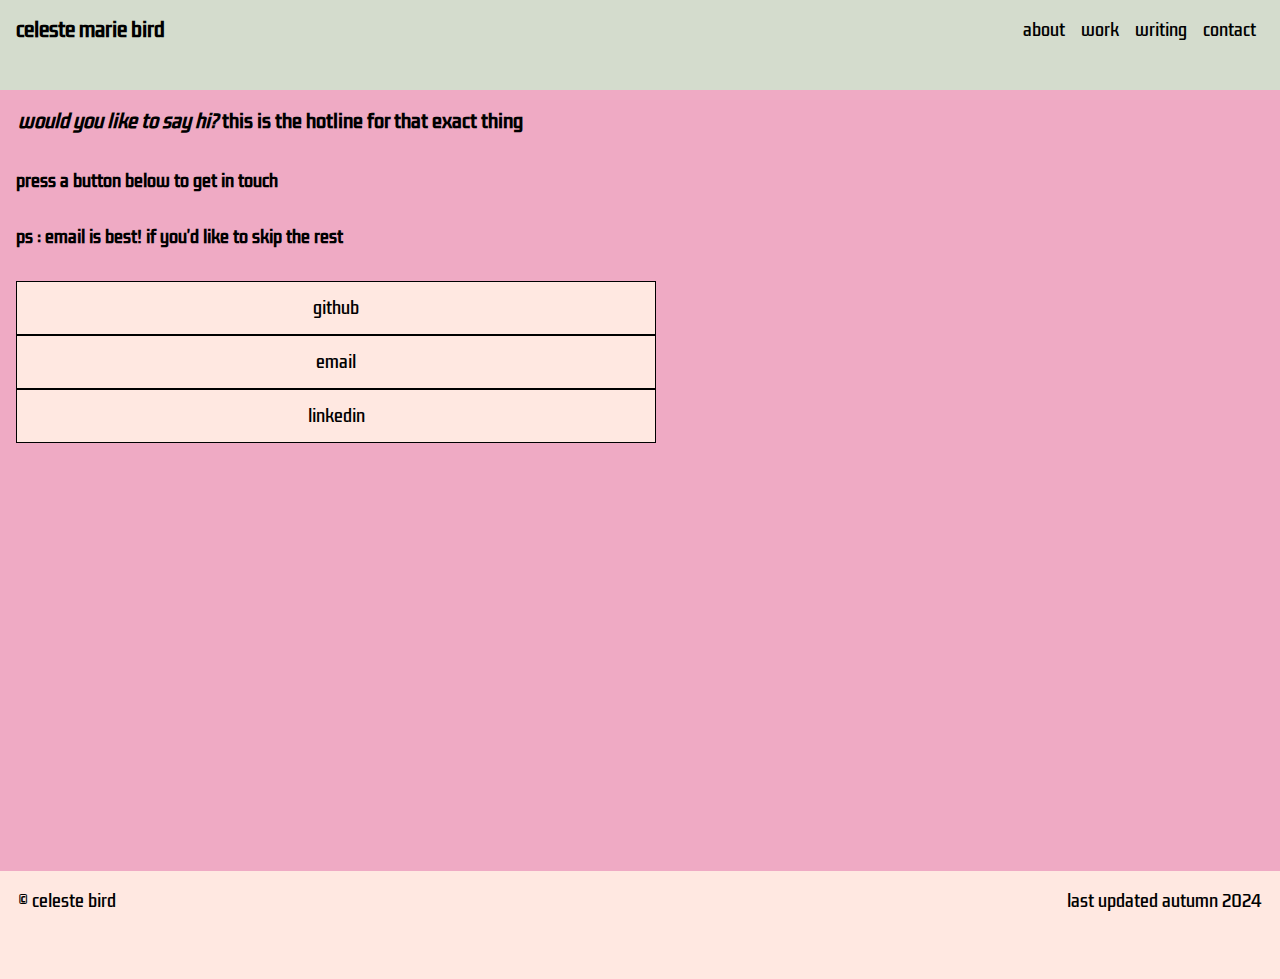
<file: pages/contact.html>
<!DOCTYPE html>
<html lang="en">
    <head>
        <meta charset="UTF-8">
        <meta http-equiv="X-UA-Compatible" content="IE=edge">
        <meta name="viewport" content="width=device-width, initial-scale=1.0">
<!-- Stylesheet-->  
        <link rel="stylesheet" href="../style.css">
<!-- Google Fonts -->  
        <link rel="preconnect" href="https://fonts.googleapis.com">
        <link rel="preconnect" href="https://fonts.gstatic.com" crossorigin>
        <link href="https://fonts.googleapis.com/css2?family=Kdam+Thmor+Pro&family=Wavefont:wght@4..1000&display=swap" rel="stylesheet">
<!--Google Icons-->
        <link rel="stylesheet" href="https://fonts.googleapis.com/css2?family=Material+Symbols+Outlined:opsz,wght,FILL,GRAD@20..48,100..700,0..1,-50..200" />
        <link rel="stylesheet" href="https://fonts.googleapis.com/css2?family=Material+Symbols+Outlined:opsz,wght,FILL,GRAD@20..48,100..700,0..1,-50..200" />
<!-- Title -->
        <title> celeste bird's portfolio </title>
    </head>
    <body>
<!-- Header -->
        <header class="header"> 
<!-- Logo -->
            <nav>
                <a href="../index.html" id="logo"> celeste marie bird </a>
<!-- Desktop Navigation -->
                <input type="checkbox" id="add"/>
                <label for="add">
                    <i class="material-symbols-outlined">
                        add </i>
                    </label>
                <ul>
                    <li><a href="about.html"> about </a></li>
                    <li><a href="projects.html"> work </a></li>
                    <li><a href="blog.html"> writing </a></li>
                    <li><a href="contact.html"> contact</a></li>
                </ul>
            </nav>
        </header>
<!-- Responsive/Mobile Navigation -->
        <div id="plus-icon" on-click="toggleMobileNavigation(this)">
            <span class="material-symbols-outlined">
                add
            </span>
        </div>
<!-- Main -->
    <main> 
<!--Title-->
<h1><i>would you like to say hi?</i> this is the hotline for that exact thing </h1>
<!--Introduction Text-->
        <h2> press a button below to get in touch </h2>
        <h2> ps : email is best! if you'd like to skip the rest </h2>
<!-- Call to Action (Buttons) -->
<section class="calltoaction">
    <form method="get" action="https://github.com/celestemarieb/CelesteB">
        <button type="submit" class="button"> github </button>
    </form>

    <form method="get" action="mailto:15581@coderacademy.edu.au">
        <button type="submit" class="button"> email </button>
    </form>

    <form method="get" action="https://www.linkedin.com/in/celeste-bird/">
        <button type="submit" class="button"> linkedin </button>
    </form>
</section>
</main>
<!--Footer -->
<footer> 
    <!--Copyright Statement -->
    <p class="copyright"> &copy; celeste bird </p>  
    <!--Update Statement-->
    <p class= "updateStatement"> last updated autumn 2024 </p>
</footer>
</body>
</html>
</file>
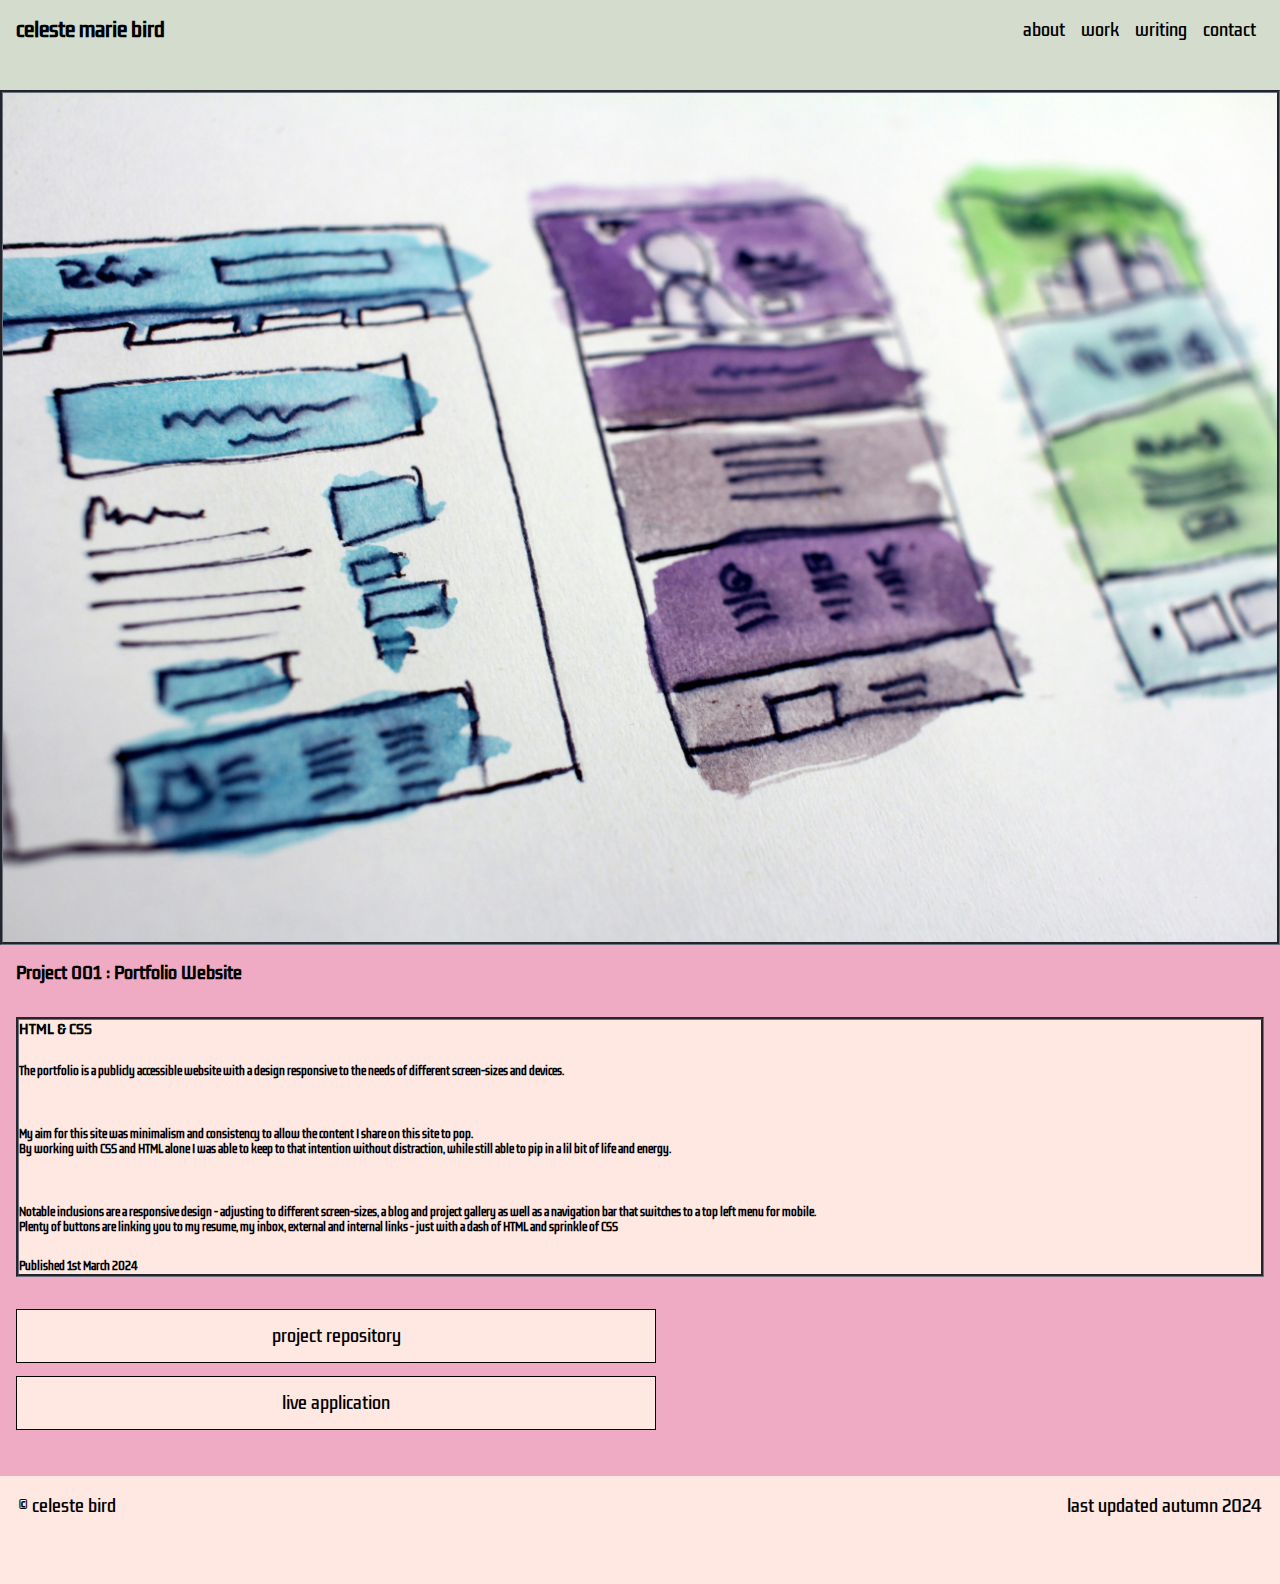
<file: pages/project01.html>
<!DOCTYPE html>
<html lang="en">
    <head>
        <meta charset="UTF-8">
        <meta http-equiv="X-UA-Compatible" content="IE=edge">
        <meta name="viewport" content="width=device-width, initial-scale=1.0">
<!-- Stylesheet-->  
        <link rel="stylesheet" href="../style.css">
<!-- Google Fonts -->  
        <link rel="preconnect" href="https://fonts.googleapis.com">
        <link rel="preconnect" href="https://fonts.gstatic.com" crossorigin>
        <link href="https://fonts.googleapis.com/css2?family=Kdam+Thmor+Pro&family=Wavefont:wght@4..1000&display=swap" rel="stylesheet">
<!--Google Icons-->
        <link rel="stylesheet" href="https://fonts.googleapis.com/css2?family=Material+Symbols+Outlined:opsz,wght,FILL,GRAD@20..48,100..700,0..1,-50..200" />
        <link rel="stylesheet" href="https://fonts.googleapis.com/css2?family=Material+Symbols+Outlined:opsz,wght,FILL,GRAD@20..48,100..700,0..1,-50..200" />
<!-- Title -->
        <title> celeste bird's portfolio </title>
    </head>
    <body>
<!-- Header -->
        <header class="header"> 
<!-- Logo -->
            <nav>
                <a href="../index.html" id="logo"> celeste marie bird </a>
<!-- Desktop Navigation -->
                <input type="checkbox" id="add"/>
                <label for="add">
                    <i class="material-symbols-outlined">
                        add </i>
                    </label>
                <ul>
                    <li><a href="about.html"> about </a></li>
                    <li><a href="projects.html"> work </a></li>
                    <li><a href="blog.html"> writing </a></li>
                    <li><a href="contact.html"> contact</a></li>
                </ul>
            </nav>
        </header>
<!-- Responsive/Mobile Navigation -->
        <div id="plus-icon" on-click="toggleMobileNavigation(this)">
            <span class="material-symbols-outlined">
                add
            </span>
        </div>
<!-- Main -->
    <main> 
        <img alt="Photo by Hal Gatewood on Unsplash, handdrawn wireframes" src="../assets/hal-gatewood-tZc3vjPCk-Q-unsplash.jpg" class="longformImage">
        <h2> Project 001 : Portfolio Website </h2> 
        <article class="longformText">
        <h3> HTML & CSS </h3>
        <br>
        <h4> The portfolio is a publicly accessible website with a design responsive to the needs of different screen-sizes and devices. </h4>
        <br>
        <br>
        <h4> My aim for this site was minimalism and consistency to allow the content I share on this site to pop.</h4>
        <h4> By working with CSS and HTML alone I was able to keep to that intention without distraction, while still able to pip in a lil bit of life and energy.</h4>
        <br>
        <br>
        <h4> Notable inclusions are a responsive design - adjusting to different screen-sizes, a blog and project gallery as well as a navigation bar that switches to a top left menu for mobile. </h4>
        <h4> Plenty of buttons are linking you to my resume, my inbox, external and internal links - just with a dash of HTML and sprinkle of CSS</h4>
        <br>
        <h4> Published 1st March 2024 </h4>
        </article>
<!-- Call to Action (Buttons) -->
<section class="calltoaction">
    <form method="get" action="https://github.com/celestemarieb/portfolio-website">
        <button type="submit" class="button"> project repository </button>
    </form>
    <form method="get" action="https://celestemarieb.github.io/portfolio-website/index.html>
        <button type="submit" class="button"> live application </button>
    </form>
</section>
    </main>
    <!--Footer -->
    <footer> 
        <!--Copyright Statement -->
        <p class="copyright"> &copy; celeste bird </p>  
        <!--Update Statement-->
        <p class= "updateStatement"> last updated autumn 2024 </p>
    </footer>
</body>
</html>
</file>
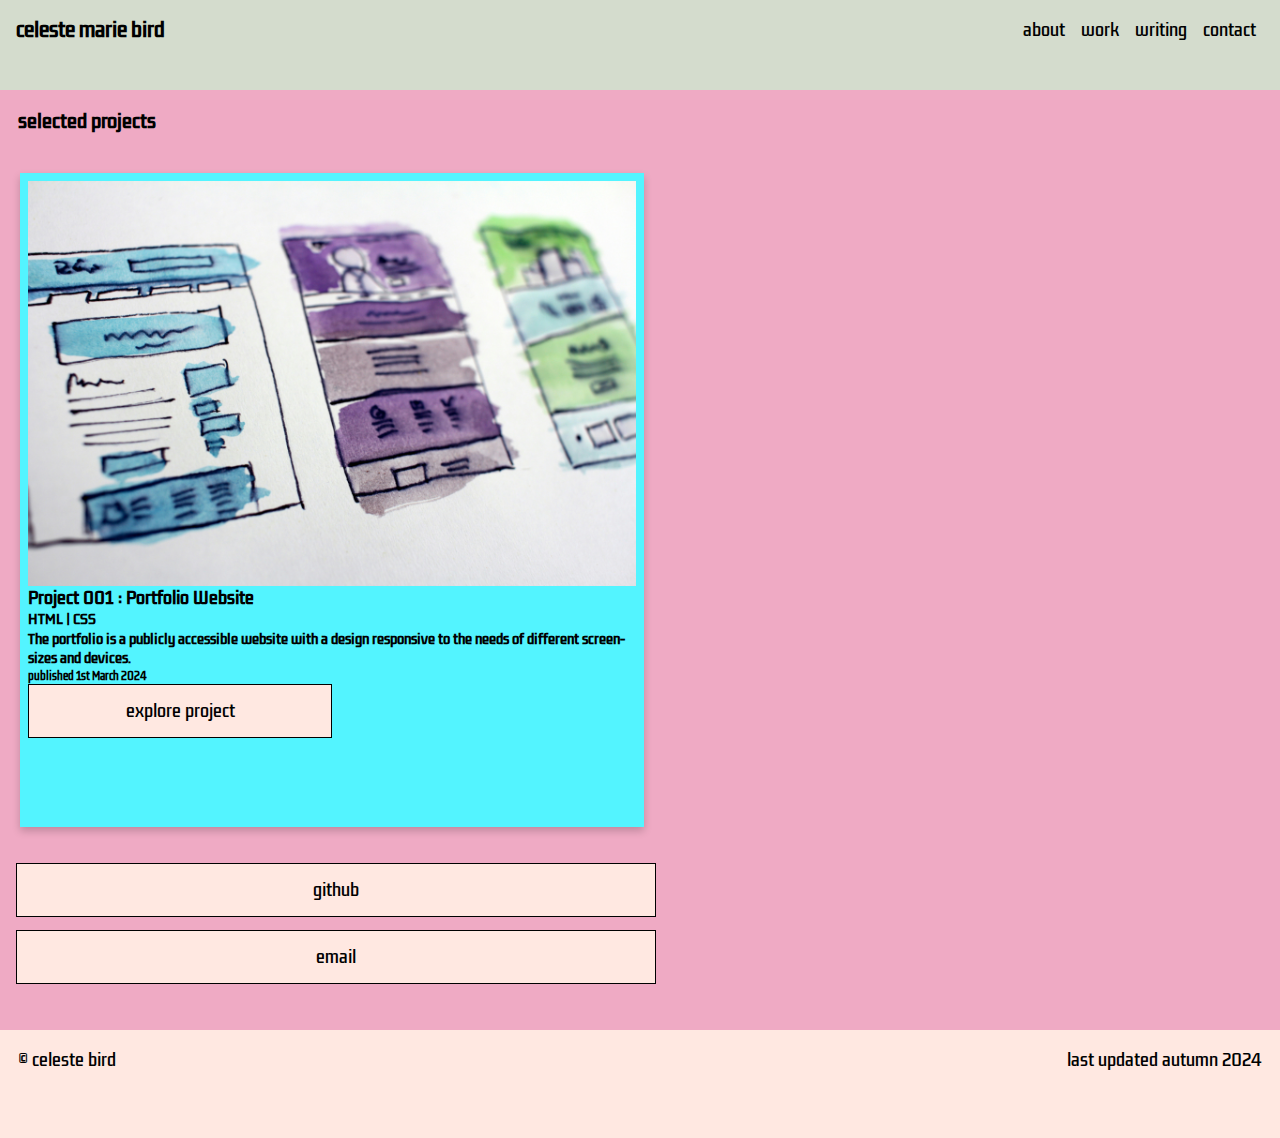
<file: pages/projects.html>
<!DOCTYPE html>
<html lang="en">
    <head>
        <meta charset="UTF-8">
        <meta http-equiv="X-UA-Compatible" content="IE=edge">
        <meta name="viewport" content="width=device-width, initial-scale=1.0">
<!-- Stylesheet-->  
        <link rel="stylesheet" href="../style.css">
        <link rel="stylesheet" href="../blogs.css">
<!-- Google Fonts -->  
        <link rel="preconnect" href="https://fonts.googleapis.com">
        <link rel="preconnect" href="https://fonts.gstatic.com" crossorigin>
        <link href="https://fonts.googleapis.com/css2?family=Kdam+Thmor+Pro&family=Wavefont:wght@4..1000&display=swap" rel="stylesheet">
<!--Google Icons-->
        <link rel="stylesheet" href="https://fonts.googleapis.com/css2?family=Material+Symbols+Outlined:opsz,wght,FILL,GRAD@20..48,100..700,0..1,-50..200" />
        <link rel="stylesheet" href="https://fonts.googleapis.com/css2?family=Material+Symbols+Outlined:opsz,wght,FILL,GRAD@20..48,100..700,0..1,-50..200" />
<!-- Title -->
        <title> celeste bird's portfolio </title>
    </head>
    <body>
<!-- Header -->
        <header class="header"> 
<!-- Logo -->
            <nav>
                <a href="../index.html" id="logo"> celeste marie bird </a>
<!-- Desktop Navigation -->
                <input type="checkbox" id="add"/>
                <label for="add">
                    <i class="material-symbols-outlined">
                        add </i>
                    </label>
                <ul>
                    <li><a href="about.html"> about </a></li>
                    <li><a href="projects.html"> work </a></li>
                    <li><a href="blog.html"> writing </a></li>
                    <li><a href="contact.html"> contact</a></li>
                </ul>
            </nav>
        </header>
<!-- Responsive/Mobile Navigation -->
        <div id="plus-icon" on-click="toggleMobileNavigation(this)">
            <span class="material-symbols-outlined">
                add
            </span>
        </div>
<!-- Main -->
    <main> 
<!-- Title -->
    <h1> selected projects </h1>
<!-- Project Gallery -->
            <section class="contentRow">
<!--Project #1 Preview-->
                <article class="articlePreviewCard"> 
                    <img alt="Photo by Hal Gatewood on Unsplash, handdrawn wireframes" src="../assets/hal-gatewood-tZc3vjPCk-Q-unsplash.jpg" >
                        <div class="articlePreviewText">
                            <h2> Project 001 : Portfolio Website </h2>
                            <h3> HTML | CSS </h3>
                            <h3>The portfolio is a publicly accessible website with a design responsive to the needs of different screen-sizes and devices.  </h3>
                            <h4> published 1st March 2024 </h4>
                        </div>
                    <section class="calltoaction">
                    <form method="get" action="project01.html">
                        <button type="submit" class="button"> explore project </button>
                    </form>
                    </section>
                </article>
<!--End Project Gallery-->
            </section>
<!-- Call to Action (Buttons) -->
<section class="calltoaction">
    <form method="get" action="https://github.com/celestemarieb/CelesteB">
        <button type="submit" class="button"> github </button>
    </form>
    <form method="get" action="mailto:15581@coderacademy.edu.au">
        <button type="submit" class="button"> email </button>
    </form>
</section>
</main>
<!--Footer -->
<footer> 
    <!--Copyright Statement -->
    <p class="copyright"> &copy; celeste bird </p>  
    <!--Update Statement-->
    <p class= "updateStatement"> last updated autumn 2024 </p>
</footer>
</body>
</html>
</file>
<file: style.css>
/* Color Palette */
/* CSS HEX */
:root {
--slate-gray: #6b717eff;
--lavender-pink: #efaac4ff;
--electric-blue: #53f4ffff;
--misty-rose: #ffe8e1ff;
--alabaster: #d4dccdff;
}

/* Fonts */
.kdam-thmor pro-regular {
    font-family: "Kdam Thmor Pro", sans-serif;
    font-weight: 400;
    font-style: normal;
  }  

/* Text Styles */ 
h1 {
    font-size: large;
}

h2 {
    font-size: medium;
}

h3 {
    font-size: small;
}

h4 {
    font-size: x-small;
}

blockquote {
    font-size: small;
    margin: 1em;
}

/* Spacing */
* {
    margin: 0;
    padding: 0;
    box-sizing: border-box;
}

/* Body */
body {
    display: flex;
    flex-direction: column;
    background-color: var(--lavender-pink);
    justify-content: start;
    align-items: center;
    font-family: "Kdam Thmor Pro", sans-serif;
    font-size: medium;
    line-height: 1.5;
}

/* Header */
.header {
    background-color: var(--alabaster);
    height: 10dvh;
    width: 100%;
    text-align: right;
    display: flex;
    flex-direction: column;
    overflow: hidden;
    color: var(--charcoal);
}

/* Logo */ 
#logo {
    font-size: 1.2em;
    font-weight: 600;
 }

/* Navigation */
nav {
    display:flex;
    justify-content: space-between;
    align-items: center;
    font-weight: lighter ;
    padding: 1em;
    width: 100%;
}

nav a {
    text-decoration: none;
    color: black;
}

input[type="checkbox"]{
    appearance: none; 
}

label {
    display:none;
    cursor: pointer;
}

ul {
    list-style:none;
    display: flex;
    gap: 0em;
    font-weight: bolder;
}

ul a {
    padding: 0.5em;
    text-decoration: none;
    color: black;
}

ul a:hover {
    text-decoration: underline;
}

/* Responsive/Mobile Navigation */

@media screen and (max-width: 600px) {
    label {
        display:block;
    }
    ul {
        font-size: 1.2em;
        position: absolute;
        left:-100%;
        flex-direction: column;
        align-items:end;
        justify-content: start;        
        background-color: var(--electric-blue);
        gap: 0em;
        top: 60px;
        width: 100%;
        height: calc(100vh - 60px);
        transition: 0.5s;
    }
    input[type="checkbox"]:checked ~ ul {
        left:0;
    }
    ul a:hover {
        background-color: (var(--electric-blue));
    }
}

#plus-icon {
    margin: auto 0;
    display: none;
    cursor: pointer;
}

/* Main */
main {
    min-height: 85dvh;
    width: 100dvw;
    display: flex;
    justify-content: left;
    align-items: left;
    flex-direction: column;
}

main > *{
    margin: 1em;
}

main > img {
    height: 20dvh;
    width: 50dvw;
    margin: 2em;
    background-color:var(--french-rose) ;
    color: var(--ultra-pink);
    object-fit: cover;
}

/* Long Form Text Content */

.longformText{
    background-color: var(--misty-rose);
    border-style:groove;
    border-color: var(--slate-gray);

}
.longformImage{
    width: 100%;
    height: auto;
    border-style:groove;
    border-color: var(--slate-gray);
    margin: auto;
}

/* Call to Action */
.calltoaction {
    display: flex;
    justify-content: center;
    align-items: flex-start;
    flex-wrap: wrap;
    flex-direction: row;
    height: 15dvh;
    width: 50%;
}

/* Responsive/Mobile Call to Action */
@media screen and (max-width: 600px) {
    .calltoaction {
        display: flex;
        justify-content: space-evenly;
        align-items: flex-end;
        width: 90%;
    }
}


/* Form */
form {
    width: 100%;
}

/* Buttons */
.button {
    border-radius: 0em;
    border: 1px solid;
    transition-duration: 0.4s;
    width: 100%;
    background-color: var(--misty-rose);
    font-size: medium;
    font-weight: lighter;
    text-align: center;
    padding: 14px 40px;
    font-family: "Kdam Thmor Pro", sans-serif;
}

.button:hover {
 background-color: var(--electric-blue) ;
}

/* Footer */
footer {
    background-color: var(--misty-rose);
    height: 12dvh;
    width: 100dvw;
    display: flex;
    margin-top: 1em;
    flex-wrap: wrap;
    justify-content: space-between;
    padding: 2dvh;
}
</file>
<file: blogs.css>
/* Colour Palette */
/* CSS HEX */
:root {
    --slate-gray: #6b717eff;
    --lavender-pink: #efaac4ff;
    --electric-blue: #53f4ffff;
    --misty-rose: #ffe8e1ff;
    --alabaster: #d4dccdff;
    }

/* Gallery (Blog and Projects) Preview Cards and their behaviour */
.articlePreviewCard {
    box-shadow: 0 4px 8px 0 rgba(0,0,0,0.2);
    transition: 0.3s;
    background-color: var(--electric-blue);
    max-width: 50%;
    display: flex;
    flex-direction: column;
    justify-content:space-evenly;
    align-items: stretch;
    row-gap: 0em;
    margin: 0.25em;
    padding: 0.5em;
    width: 100%;
    flex:40%;
}
img {
    max-width: 100%;
    display: flex;
    justify-content: center;
    object-fit: cover
}

.articlePreviewCard:hover {
    box-shadow: 0 8px 16px 0 rgba(0,0,0,0.2);
}

.articlePreviewText {
    padding: 2dvh 16 dvh;
}

.button:hover {
    background-color: var(--alabaster) ;
   }

.contentRow {
    display: flex;
    flex-direction: row;
    justify-content: flex-start;
    flex-wrap: wrap;
}

/* Responsive/Mobile Gallery View */
@media screen and (max-width: 600px) {
    .contentRow {
        display: flex;
        flex-direction: column;
        justify-content: flex-start;
        flex-wrap:wrap;
    }

    .articlePreviewCard {
        margin: 0.25em;
        max-width: 100%;
    }
}
</file>
